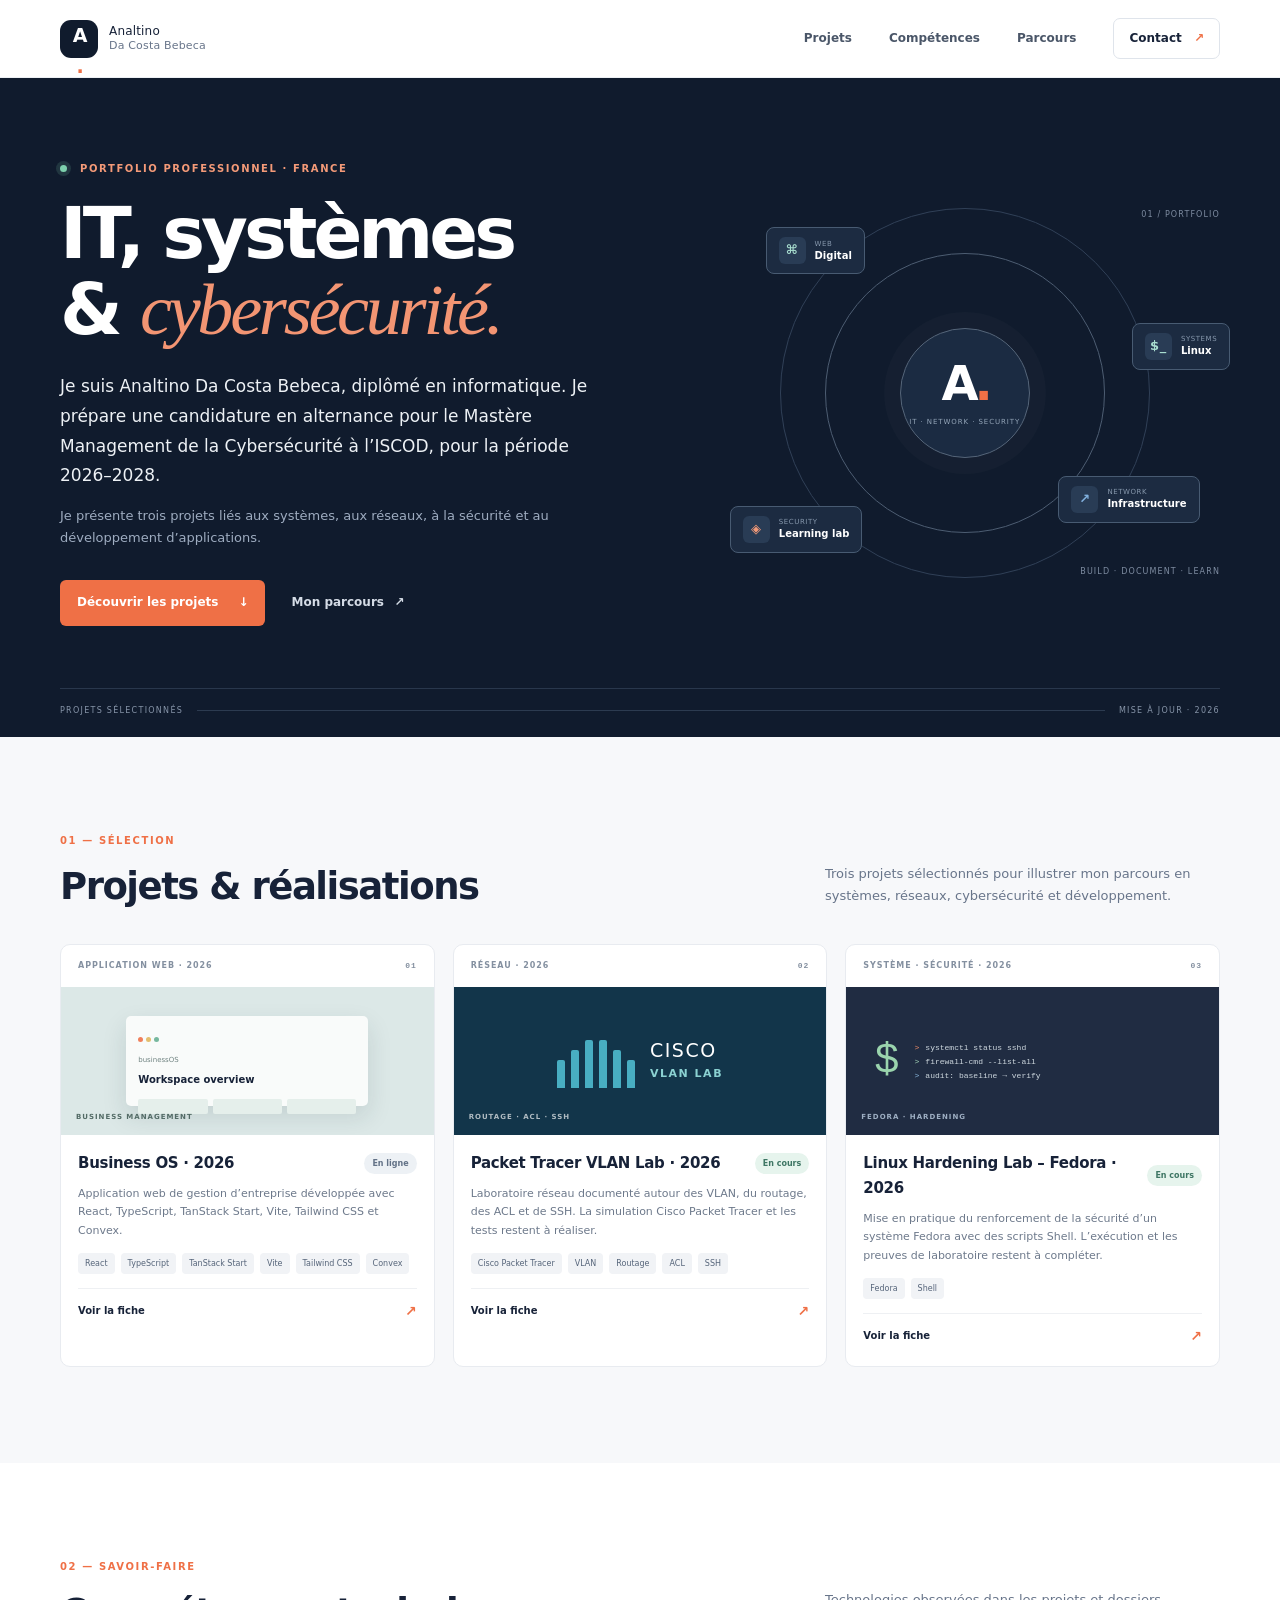
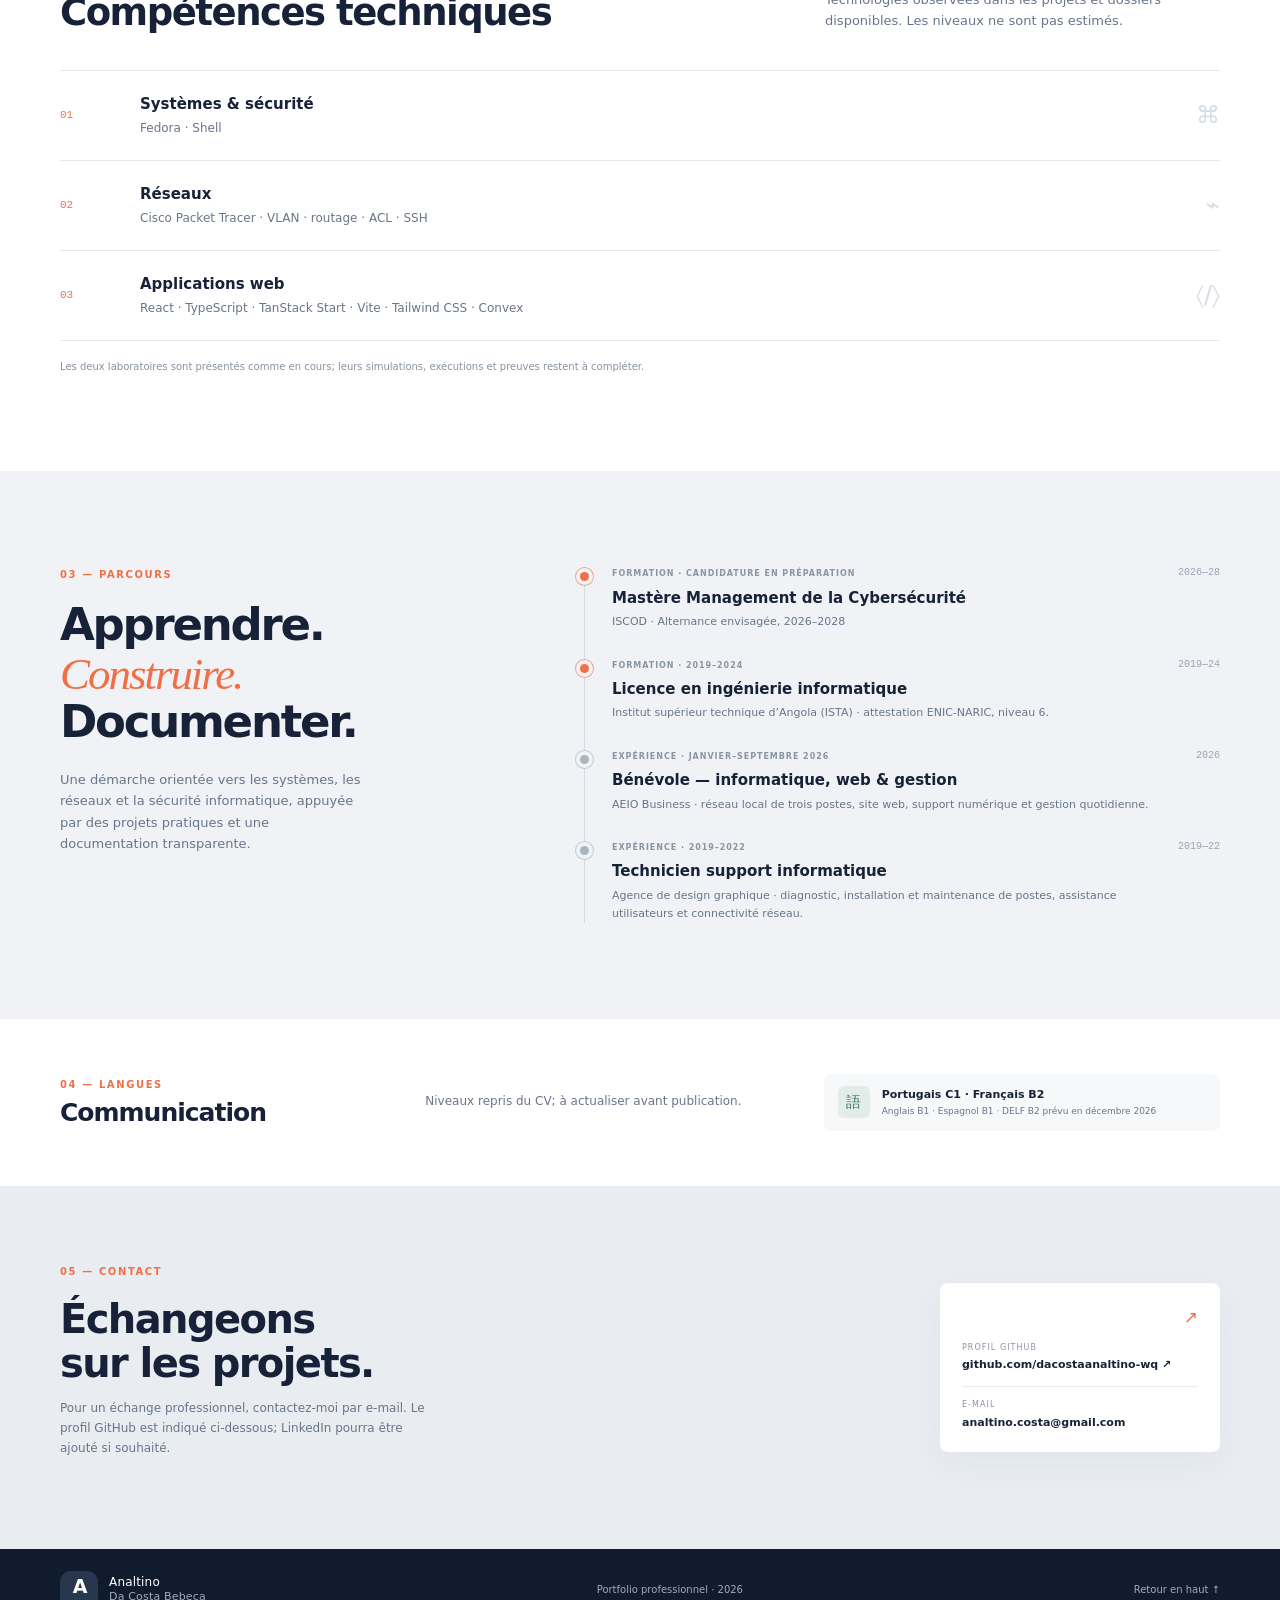
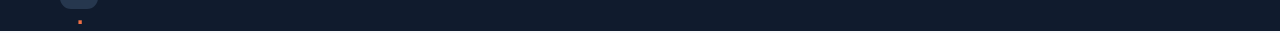
<file: index.html>
<!doctype html>
<html lang="fr">
<head>
  <meta charset="utf-8">
  <meta name="viewport" content="width=device-width, initial-scale=1">
  <meta name="theme-color" content="#101b2d">
  <meta name="description" content="Portfolio d'Analtino Da Costa Bebeca : support informatique, systèmes, réseaux, projets web et laboratoires personnels de cybersécurité.">
  <title>Analtino Da Costa Bebeca — IT, systèmes & cybersécurité</title>
  <link rel="stylesheet" href="styles.css">
  <script src="script.js" defer></script>
</head>
<body>
  <a class="skip-link" href="#contenu">Aller au contenu</a>
  <header class="site-header">
    <div class="container nav-wrap">
      <a class="brand" href="#accueil" aria-label="Analtino Da Costa Bebeca, accueil"><span class="brand-mark">A<span>.</span></span><span class="brand-name">Analtino <b>Da Costa Bebeca</b></span></a>
      <button class="menu-toggle" aria-expanded="false" aria-controls="main-nav"><span></span><span></span><span></span><span class="sr-only">Ouvrir le menu</span></button>
      <nav id="main-nav" class="main-nav" aria-label="Navigation principale">
        <a href="#projets">Projets</a><a href="#competences">Compétences</a><a href="#parcours">Parcours</a><a class="nav-cta" href="#contact">Contact <span aria-hidden="true">↗</span></a>
      </nav>
    </div>
  </header>
  <main id="contenu">
    <section class="hero" id="accueil">
      <div class="container hero-grid">
        <div class="hero-copy">
          <p class="eyebrow"><span class="status-dot"></span> Portfolio professionnel · France</p>
          <h1>IT, systèmes<br>&amp; <em>cybersécurité.</em></h1>
          <p class="hero-lead">Je suis Analtino Da Costa Bebeca, diplômé en informatique. Je prépare une candidature en alternance pour le Mastère Management de la Cybersécurité à l’ISCOD, pour la période 2026–2028.</p>
          <p class="hero-note">Je présente trois projets liés aux systèmes, aux réseaux, à la sécurité et au développement d’applications.</p>
          <div class="hero-actions"><a class="button button-primary" href="#projets">Découvrir les projets <span aria-hidden="true">↓</span></a><a class="text-link" href="#parcours">Mon parcours <span aria-hidden="true">↗</span></a></div>
        </div>
        <div class="hero-visual" aria-label="Illustration abstraite de systèmes connectés" role="img">
          <div class="visual-orbit orbit-one"></div><div class="visual-orbit orbit-two"></div>
          <div class="visual-core"><span class="core-glyph">A<span>.</span></span><span class="core-caption">IT · NETWORK · SECURITY</span></div>
          <div class="node node-web"><span class="node-icon">⌘</span><span>WEB<br><b>Digital</b></span></div>
          <div class="node node-linux"><span class="node-icon">$_</span><span>SYSTEMS<br><b>Linux</b></span></div>
          <div class="node node-network"><span class="node-icon">↗</span><span>NETWORK<br><b>Infrastructure</b></span></div>
          <div class="node node-security"><span class="node-icon">◈</span><span>SECURITY<br><b>Learning lab</b></span></div>
          <div class="visual-label label-top">01 / PORTFOLIO</div><div class="visual-label label-bottom">BUILD · DOCUMENT · LEARN</div>
        </div>
      </div>
      <div class="container hero-bottom"><span>PROJETS SÉLECTIONNÉS</span><span class="hero-line"></span><span>MISE À JOUR · 2026</span></div>
    </section>

    <section class="section projects-section" id="projets">
      <div class="container">
        <div class="section-heading"><div><p class="eyebrow">01 — Sélection</p><h2>Projets &amp; réalisations</h2></div><p class="section-intro">Trois projets sélectionnés pour illustrer mon parcours en systèmes, réseaux, cybersécurité et développement.</p></div>
        <div class="project-grid">
          <article class="project-card project-featured"><div class="card-top"><span class="project-type">APPLICATION WEB · 2026</span><span class="project-number">01</span></div><div class="project-art art-os"><div class="os-window"><i></i><i></i><i></i><span>businessOS</span><b>Workspace overview</b><div class="os-bars"><i></i><i></i><i></i></div></div><span class="art-caption">BUSINESS MANAGEMENT</span></div><div class="project-info"><div class="project-title-row"><h3>Business OS · 2026</h3><span class="state state-doc">En ligne</span></div><p>Application web de gestion d’entreprise développée avec React, TypeScript, TanStack Start, Vite, Tailwind CSS et Convex.</p><div class="tag-row"><span>React</span><span>TypeScript</span><span>TanStack Start</span><span>Vite</span><span>Tailwind CSS</span><span>Convex</span></div><a class="card-link" href="projects/business-os/">Voir la fiche <span>↗</span></a></div></article>
          <article class="project-card project-lab"><div class="card-top"><span class="project-type">RÉSEAU · 2026</span><span class="project-number">02</span></div><div class="project-art art-cisco"><div class="cisco-bars"><i></i><i></i><i></i><i></i><i></i><i></i></div><span class="cisco-text">CISCO<br><b>VLAN LAB</b></span><span class="art-caption">ROUTAGE · ACL · SSH</span></div><div class="project-info"><div class="project-title-row"><h3>Packet Tracer VLAN Lab · 2026</h3><span class="state state-progress">En cours</span></div><p>Laboratoire réseau documenté autour des VLAN, du routage, des ACL et de SSH. La simulation Cisco Packet Tracer et les tests restent à réaliser.</p><div class="tag-row"><span>Cisco Packet Tracer</span><span>VLAN</span><span>Routage</span><span>ACL</span><span>SSH</span></div><a class="card-link" href="projects/packet-tracer-vlan-lab/">Voir la fiche <span>↗</span></a></div></article>
          <article class="project-card project-lab"><div class="card-top"><span class="project-type">SYSTÈME · SÉCURITÉ · 2026</span><span class="project-number">03</span></div><div class="project-art art-linux"><span class="terminal-prompt">$</span><span class="terminal-lines"><i>systemctl status sshd</i><i>firewall-cmd --list-all</i><i>audit: baseline → verify</i></span><span class="art-caption">FEDORA · HARDENING</span></div><div class="project-info"><div class="project-title-row"><h3>Linux Hardening Lab – Fedora · 2026</h3><span class="state state-progress">En cours</span></div><p>Mise en pratique du renforcement de la sécurité d’un système Fedora avec des scripts Shell. L’exécution et les preuves de laboratoire restent à compléter.</p><div class="tag-row"><span>Fedora</span><span>Shell</span></div><a class="card-link" href="projects/linux-system-hardening-lab/">Voir la fiche <span>↗</span></a></div></article>
        </div>
      </div>
    </section>

    <section class="section skills-section" id="competences"><div class="container"><div class="section-heading"><div><p class="eyebrow">02 — Savoir-faire</p><h2>Compétences techniques</h2></div><p class="section-intro">Technologies observées dans les projets et dossiers disponibles. Les niveaux ne sont pas estimés.</p></div><div class="skills-layout"><div class="skill-group"><div class="skill-index">01</div><div><h3>Systèmes &amp; sécurité</h3><p>Fedora · Shell</p></div><div class="skill-mark">⌘</div></div><div class="skill-group"><div class="skill-index">02</div><div><h3>Réseaux</h3><p>Cisco Packet Tracer · VLAN · routage · ACL · SSH</p></div><div class="skill-mark">⌁</div></div><div class="skill-group"><div class="skill-index">03</div><div><h3>Applications web</h3><p>React · TypeScript · TanStack Start · Vite · Tailwind CSS · Convex</p></div><div class="skill-mark">〈/〉</div></div></div><p class="footnote">Les deux laboratoires sont présentés comme en cours; leurs simulations, exécutions et preuves restent à compléter.</p></div></section>

    <section class="section journey-section" id="parcours"><div class="container journey-grid"><div><p class="eyebrow">03 — Parcours</p><h2>Apprendre.<br><em>Construire.</em><br>Documenter.</h2><p class="journey-copy">Une démarche orientée vers les systèmes, les réseaux et la sécurité informatique, appuyée par des projets pratiques et une documentation transparente.</p></div><div class="journey-list"><article><span class="timeline-dot"></span><div><p class="journey-label">FORMATION · CANDIDATURE EN PRÉPARATION</p><h3>Mastère Management de la Cybersécurité</h3><p>ISCOD · Alternance envisagée, 2026–2028</p></div><span class="journey-date">2026—28</span></article><article><span class="timeline-dot"></span><div><p class="journey-label">FORMATION · 2019–2024</p><h3>Licence en ingénierie informatique</h3><p>Institut supérieur technique d’Angola (ISTA) · attestation ENIC-NARIC, niveau 6.</p></div><span class="journey-date">2019—24</span></article><article><span class="timeline-dot muted"></span><div><p class="journey-label">EXPÉRIENCE · JANVIER–SEPTEMBRE 2026</p><h3>Bénévole — informatique, web &amp; gestion</h3><p>AEIO Business · réseau local de trois postes, site web, support numérique et gestion quotidienne.</p></div><span class="journey-date">2026</span></article><article><span class="timeline-dot muted"></span><div><p class="journey-label">EXPÉRIENCE · 2019–2022</p><h3>Technicien support informatique</h3><p>Agence de design graphique · diagnostic, installation et maintenance de postes, assistance utilisateurs et connectivité réseau.</p></div><span class="journey-date">2019—22</span></article></div></div></section>

    <section class="section about-strip"><div class="container about-grid"><div><p class="eyebrow">04 — Langues</p><h2>Communication</h2></div><p>Niveaux repris du CV; à actualiser avant publication.</p><div class="language-pill"><span class="lang-symbol">語</span><span><b>Portugais C1 · Français B2</b><small>Anglais B1 · Espagnol B1 · DELF B2 prévu en décembre 2026</small></span></div></div></section>

    <section class="contact-section" id="contact"><div class="container contact-wrap"><div><p class="eyebrow">05 — Contact</p><h2>Échangeons<br>sur les projets.</h2><p>Pour un échange professionnel, contactez-moi par e-mail. Le profil GitHub est indiqué ci-dessous; LinkedIn pourra être ajouté si souhaité.</p></div><div class="contact-card"><span class="contact-icon">↗</span><span class="contact-card-label">PROFIL GITHUB</span><b><a href="https://github.com/dacostaanaltino-wq" target="_blank" rel="noopener noreferrer">github.com/dacostaanaltino-wq ↗</a></b><span class="contact-rule"></span><span class="contact-card-label">E-MAIL</span><b><a href="mailto:analtino.costa@gmail.com">analtino.costa@gmail.com</a></b></div></div></section>
  </main>
  <footer class="site-footer"><div class="container footer-inner"><a class="brand footer-brand" href="#accueil"><span class="brand-mark">A<span>.</span></span><span class="brand-name">Analtino <b>Da Costa Bebeca</b></span></a><p>Portfolio professionnel · <span id="year">2026</span></p><a href="#accueil" class="back-top">Retour en haut ↑</a></div></footer>
</body>
</html>
</file>
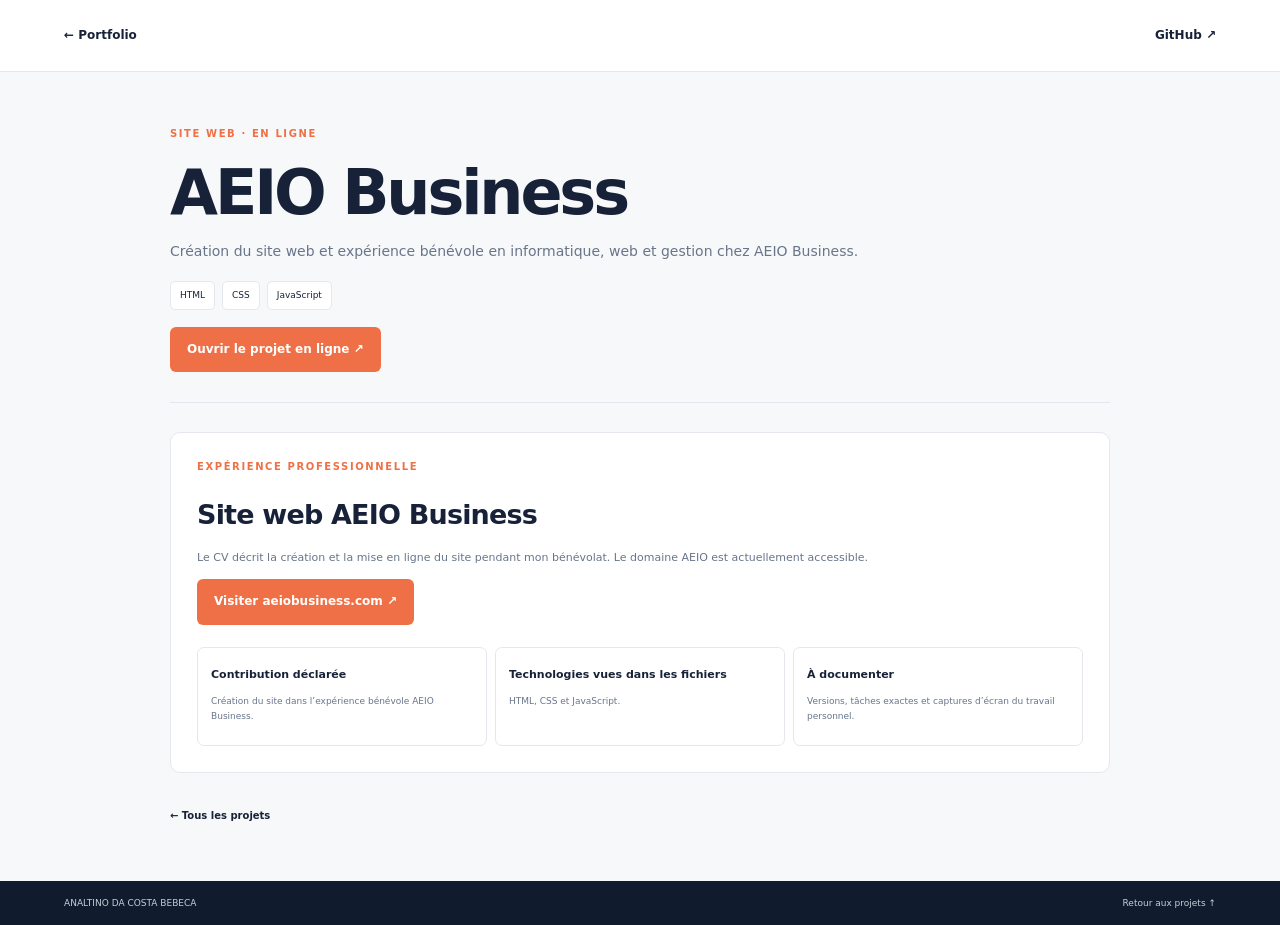
<file: projects/aeio-business-website/index.html>
<!doctype html>
<html lang="fr"><head><meta charset="utf-8"><meta name="viewport" content="width=device-width,initial-scale=1"><meta name="description" content="Création du site web et expérience bénévole en informatique, web et gestion chez AEIO Business."><title>AEIO Business — Analtino Da Costa Bebeca</title><link rel="stylesheet" href="../../styles.css"><link rel="stylesheet" href="../../projects.css"><script src="../../project-page.js" defer></script></head>
<body><a class="skip-link" href="#contenu">Aller au contenu</a><header class="project-header"><a href="../../index.html" class="back-home">← Portfolio</a><a href="https://github.com/dacostaanaltini-wq" target="_blank" rel="noopener noreferrer">GitHub ↗</a></header><main id="contenu" class="project-page" data-project="aeio-business-website" data-title="AEIO Business" data-category="SITE WEB · EN LIGNE" data-description="Création du site web et expérience bénévole en informatique, web et gestion chez AEIO Business." data-tech="HTML · CSS · JavaScript"></main><footer class="project-foot"><span>ANALTINO DA COSTA BEBECA</span><a href="../../index.html">Retour aux projets ↑</a></footer></body></html>
</file>
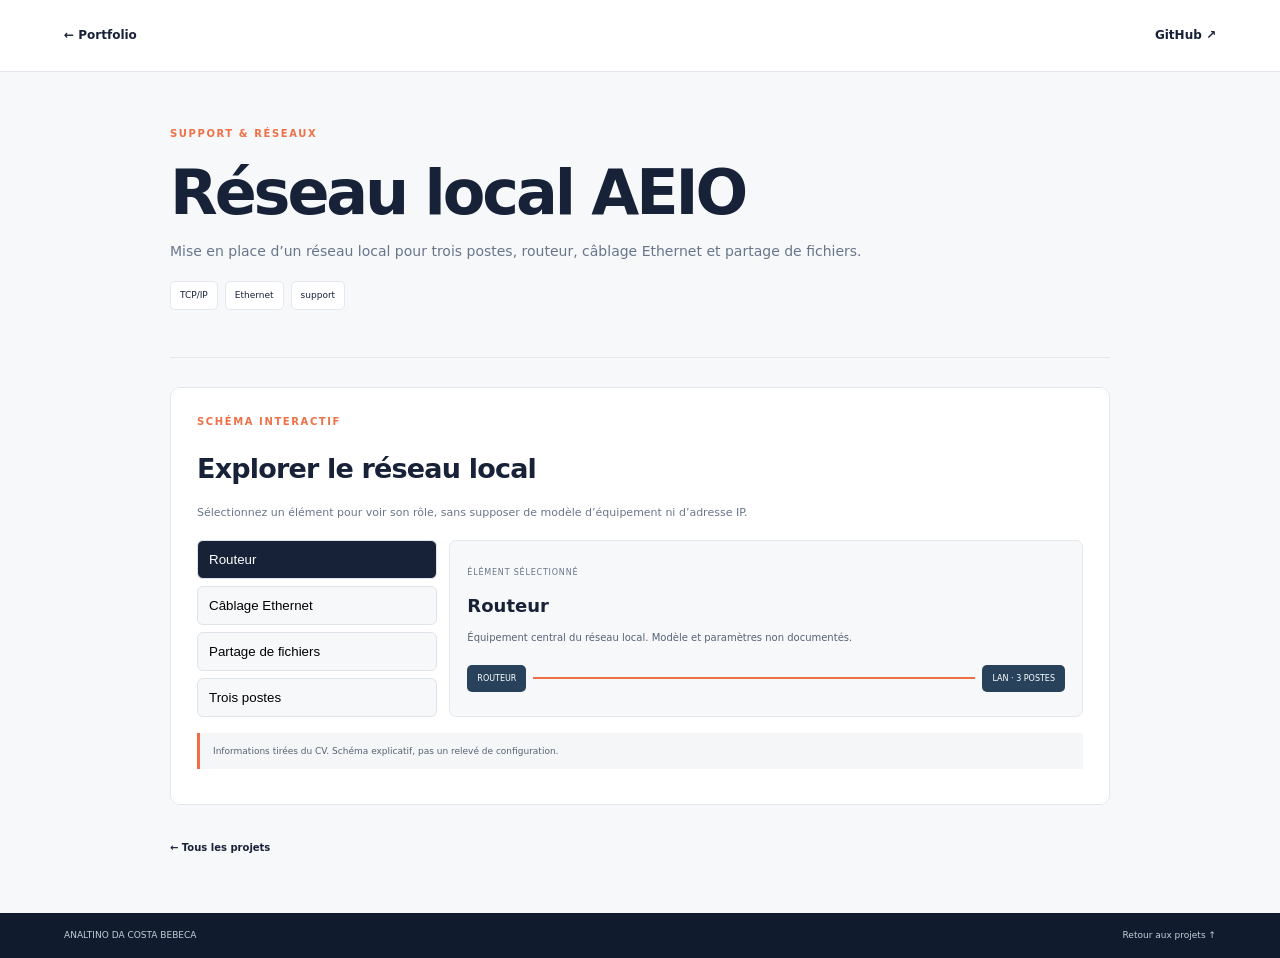
<file: projects/aeio-local-network/index.html>
<!doctype html>
<html lang="fr"><head><meta charset="utf-8"><meta name="viewport" content="width=device-width,initial-scale=1"><meta name="description" content="Mise en place d’un réseau local pour trois postes, routeur, câblage Ethernet et partage de fichiers."><title>Réseau local AEIO — Analtino Da Costa Bebeca</title><link rel="stylesheet" href="../../styles.css"><link rel="stylesheet" href="../../projects.css"><script src="../../project-page.js" defer></script></head>
<body><a class="skip-link" href="#contenu">Aller au contenu</a><header class="project-header"><a href="../../index.html" class="back-home">← Portfolio</a><a href="https://github.com/dacostaanaltini-wq" target="_blank" rel="noopener noreferrer">GitHub ↗</a></header><main id="contenu" class="project-page" data-project="aeio-local-network" data-title="Réseau local AEIO" data-category="SUPPORT & RÉSEAUX" data-description="Mise en place d’un réseau local pour trois postes, routeur, câblage Ethernet et partage de fichiers." data-tech="TCP/IP · Ethernet · support"></main><footer class="project-foot"><span>ANALTINO DA COSTA BEBECA</span><a href="../../index.html">Retour aux projets ↑</a></footer></body></html>
</file>
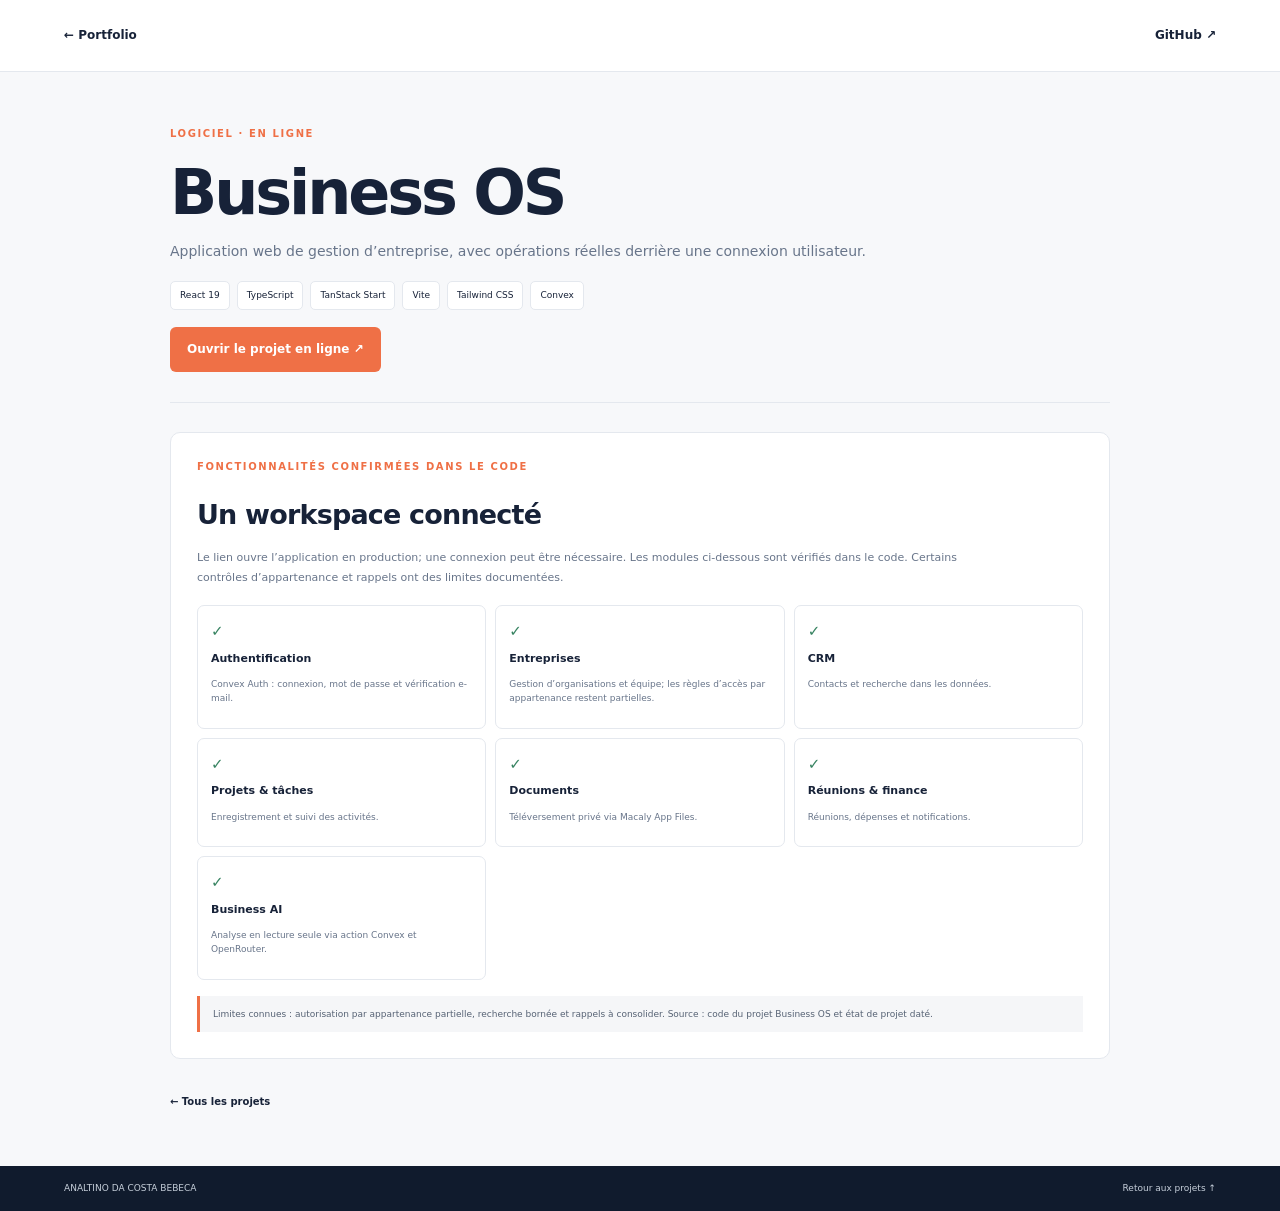
<file: projects/business-os/index.html>
<!doctype html>
<html lang="fr"><head><meta charset="utf-8"><meta name="viewport" content="width=device-width,initial-scale=1"><meta name="description" content="Application web de gestion d’entreprise, avec opérations réelles derrière une connexion utilisateur."><title>Business OS — Analtino Da Costa Bebeca</title><link rel="stylesheet" href="../../styles.css"><link rel="stylesheet" href="../../projects.css"><script src="../../project-page.js" defer></script></head>
<body><a class="skip-link" href="#contenu">Aller au contenu</a><header class="project-header"><a href="../../index.html" class="back-home">← Portfolio</a><a href="https://github.com/dacostaanaltino-wq" target="_blank" rel="noopener noreferrer">GitHub ↗</a></header><main id="contenu" class="project-page" data-project="business-os" data-title="Business OS" data-category="LOGICIEL · EN LIGNE" data-description="Application web de gestion d’entreprise, avec opérations réelles derrière une connexion utilisateur." data-tech="React 19 · TypeScript · TanStack Start · Vite · Tailwind CSS · Convex"></main><footer class="project-foot"><span>ANALTINO DA COSTA BEBECA</span><a href="../../index.html">Retour aux projets ↑</a></footer></body></html>
</file>
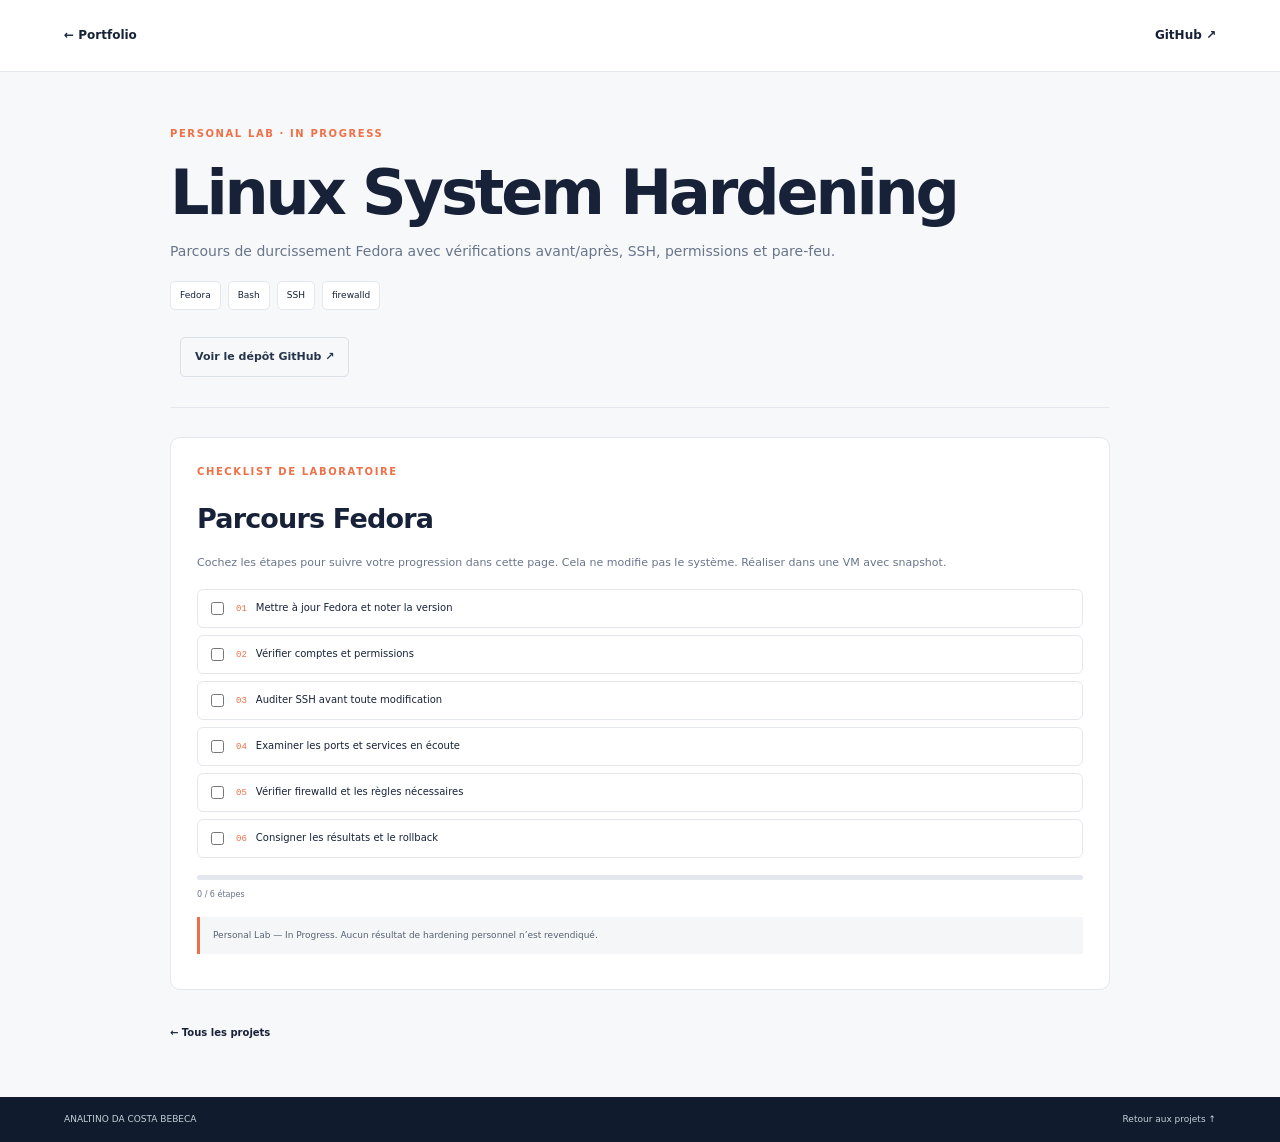
<file: projects/linux-system-hardening-lab/index.html>
<!doctype html>
<html lang="fr"><head><meta charset="utf-8"><meta name="viewport" content="width=device-width,initial-scale=1"><meta name="description" content="Parcours de durcissement Fedora avec vérifications avant/après, SSH, permissions et pare-feu."><title>Linux System Hardening — Analtino Da Costa Bebeca</title><link rel="stylesheet" href="../../styles.css"><link rel="stylesheet" href="../../projects.css"><script src="../../project-page.js" defer></script></head>
<body><a class="skip-link" href="#contenu">Aller au contenu</a><header class="project-header"><a href="../../index.html" class="back-home">← Portfolio</a><a href="https://github.com/dacostaanaltini-wq" target="_blank" rel="noopener noreferrer">GitHub ↗</a></header><main id="contenu" class="project-page" data-project="linux-system-hardening-lab" data-title="Linux System Hardening" data-category="PERSONAL LAB · IN PROGRESS" data-description="Parcours de durcissement Fedora avec vérifications avant/après, SSH, permissions et pare-feu." data-tech="Fedora · Bash · SSH · firewalld"></main><footer class="project-foot"><span>ANALTINO DA COSTA BEBECA</span><a href="../../index.html">Retour aux projets ↑</a></footer></body></html>
</file>
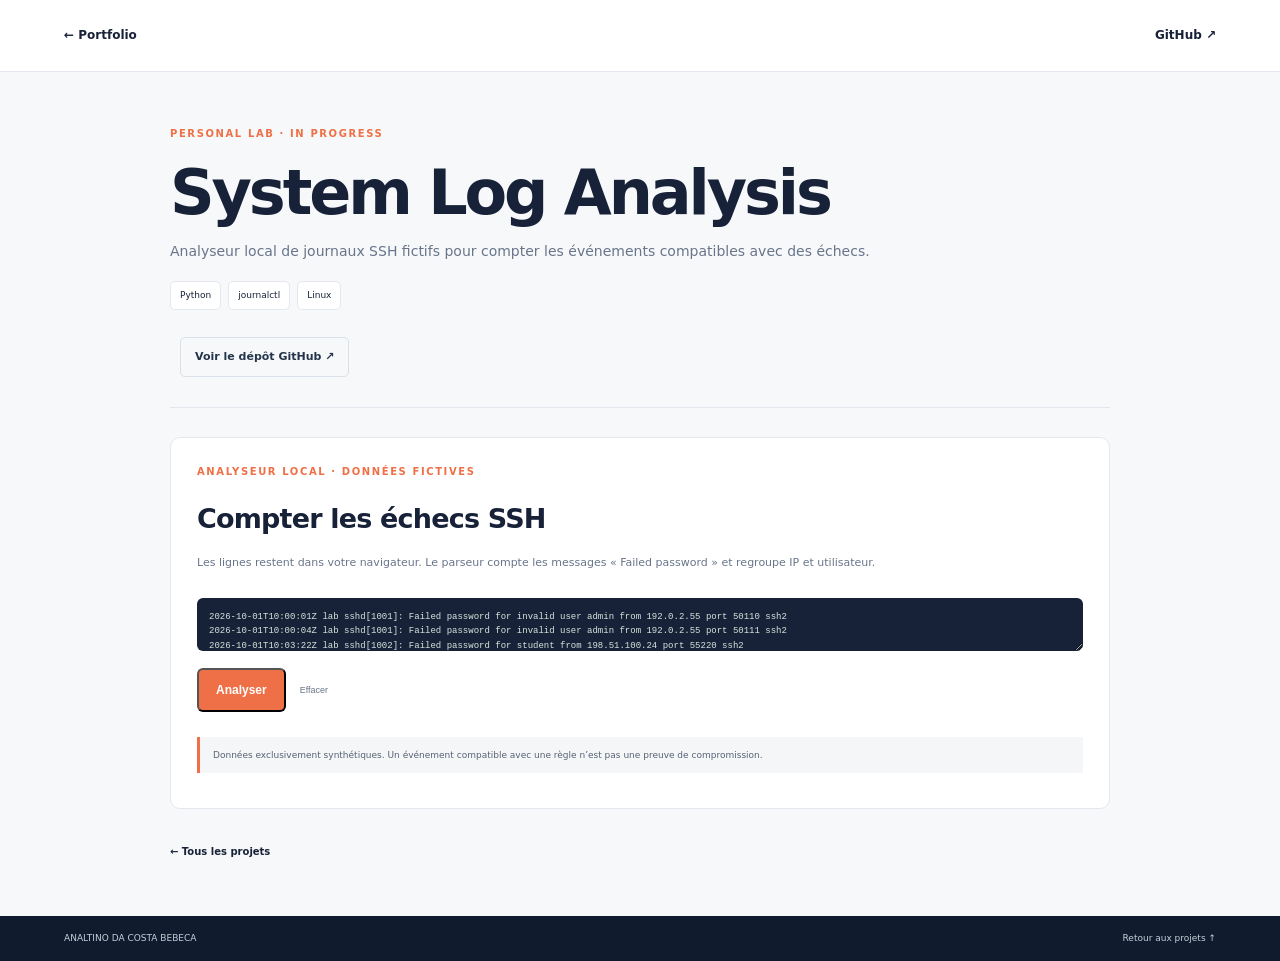
<file: projects/log-analysis-lab-linux/index.html>
<!doctype html>
<html lang="fr"><head><meta charset="utf-8"><meta name="viewport" content="width=device-width,initial-scale=1"><meta name="description" content="Analyseur local de journaux SSH fictifs pour compter les événements compatibles avec des échecs."><title>System Log Analysis — Analtino Da Costa Bebeca</title><link rel="stylesheet" href="../../styles.css"><link rel="stylesheet" href="../../projects.css"><script src="../../project-page.js" defer></script></head>
<body><a class="skip-link" href="#contenu">Aller au contenu</a><header class="project-header"><a href="../../index.html" class="back-home">← Portfolio</a><a href="https://github.com/dacostaanaltini-wq" target="_blank" rel="noopener noreferrer">GitHub ↗</a></header><main id="contenu" class="project-page" data-project="log-analysis-lab-linux" data-title="System Log Analysis" data-category="PERSONAL LAB · IN PROGRESS" data-description="Analyseur local de journaux SSH fictifs pour compter les événements compatibles avec des échecs." data-tech="Python · journalctl · Linux"></main><footer class="project-foot"><span>ANALTINO DA COSTA BEBECA</span><a href="../../index.html">Retour aux projets ↑</a></footer></body></html>
</file>
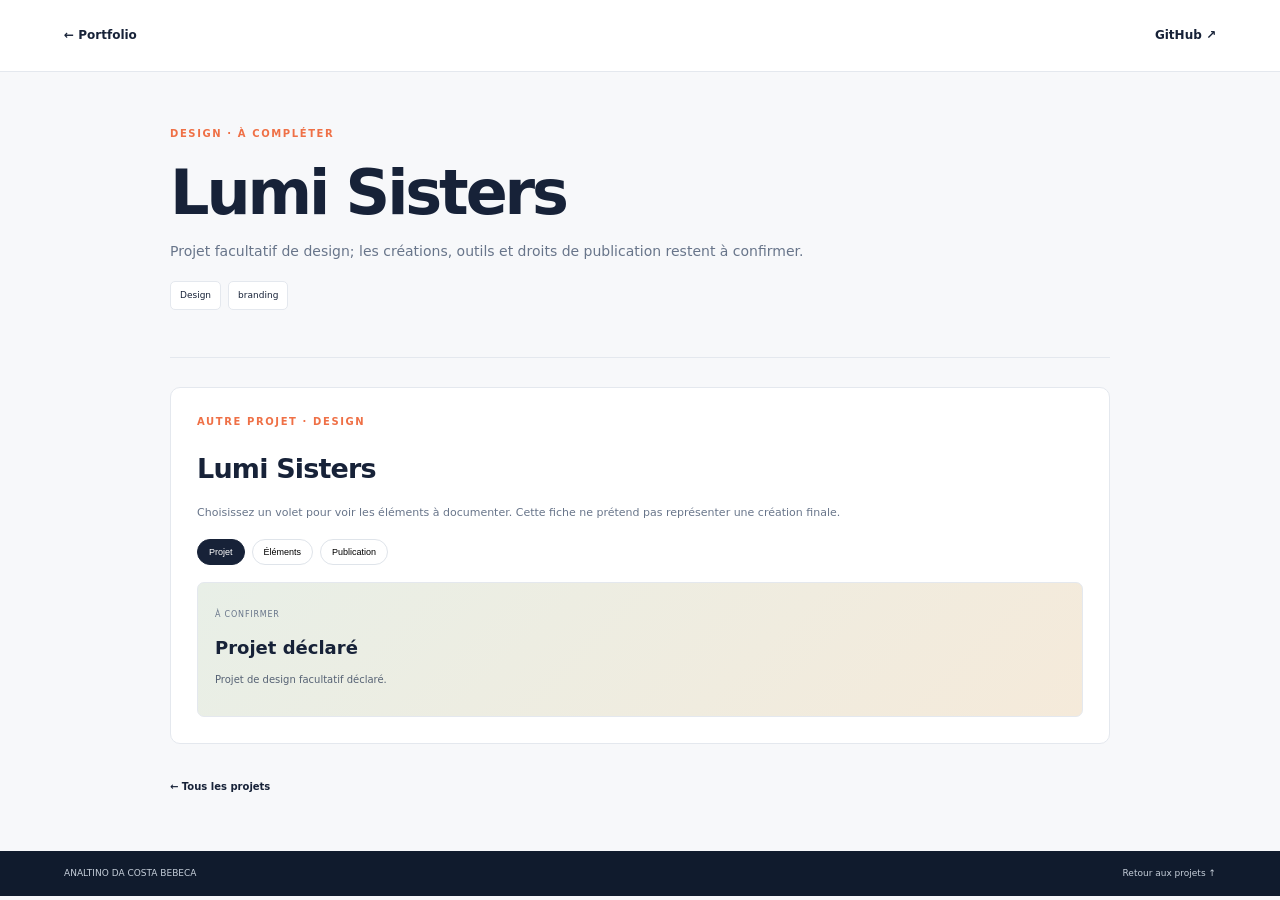
<file: projects/lumi-sisters-brand/index.html>
<!doctype html>
<html lang="fr"><head><meta charset="utf-8"><meta name="viewport" content="width=device-width,initial-scale=1"><meta name="description" content="Projet facultatif de design; les créations, outils et droits de publication restent à confirmer."><title>Lumi Sisters — Analtino Da Costa Bebeca</title><link rel="stylesheet" href="../../styles.css"><link rel="stylesheet" href="../../projects.css"><script src="../../project-page.js" defer></script></head>
<body><a class="skip-link" href="#contenu">Aller au contenu</a><header class="project-header"><a href="../../index.html" class="back-home">← Portfolio</a><a href="https://github.com/dacostaanaltini-wq" target="_blank" rel="noopener noreferrer">GitHub ↗</a></header><main id="contenu" class="project-page" data-project="lumi-sisters-brand" data-title="Lumi Sisters" data-category="DESIGN · À COMPLÉTER" data-description="Projet facultatif de design; les créations, outils et droits de publication restent à confirmer." data-tech="Design · branding"></main><footer class="project-foot"><span>ANALTINO DA COSTA BEBECA</span><a href="../../index.html">Retour aux projets ↑</a></footer></body></html>
</file>
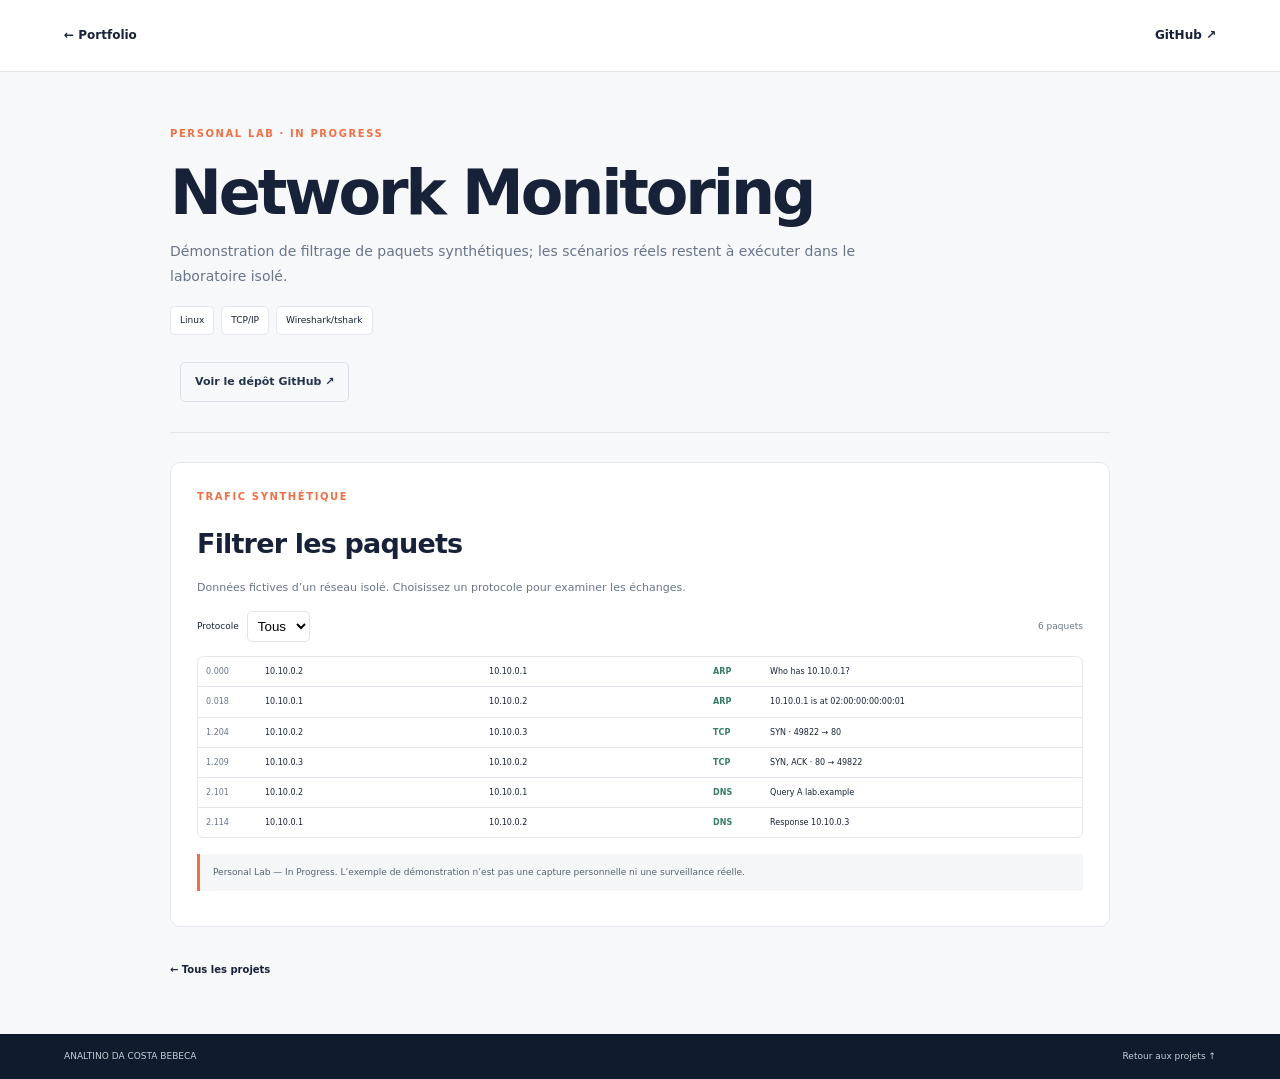
<file: projects/network-monitoring-wireshark-lab/index.html>
<!doctype html>
<html lang="fr"><head><meta charset="utf-8"><meta name="viewport" content="width=device-width,initial-scale=1"><meta name="description" content="Démonstration de filtrage de paquets synthétiques; les scénarios réels restent à exécuter dans le laboratoire isolé."><title>Network Monitoring — Analtino Da Costa Bebeca</title><link rel="stylesheet" href="../../styles.css"><link rel="stylesheet" href="../../projects.css"><script src="../../project-page.js" defer></script></head>
<body><a class="skip-link" href="#contenu">Aller au contenu</a><header class="project-header"><a href="../../index.html" class="back-home">← Portfolio</a><a href="https://github.com/dacostaanaltini-wq" target="_blank" rel="noopener noreferrer">GitHub ↗</a></header><main id="contenu" class="project-page" data-project="network-monitoring-wireshark-lab" data-title="Network Monitoring" data-category="PERSONAL LAB · IN PROGRESS" data-description="Démonstration de filtrage de paquets synthétiques; les scénarios réels restent à exécuter dans le laboratoire isolé." data-tech="Linux · TCP/IP · Wireshark/tshark"></main><footer class="project-foot"><span>ANALTINO DA COSTA BEBECA</span><a href="../../index.html">Retour aux projets ↑</a></footer></body></html>
</file>
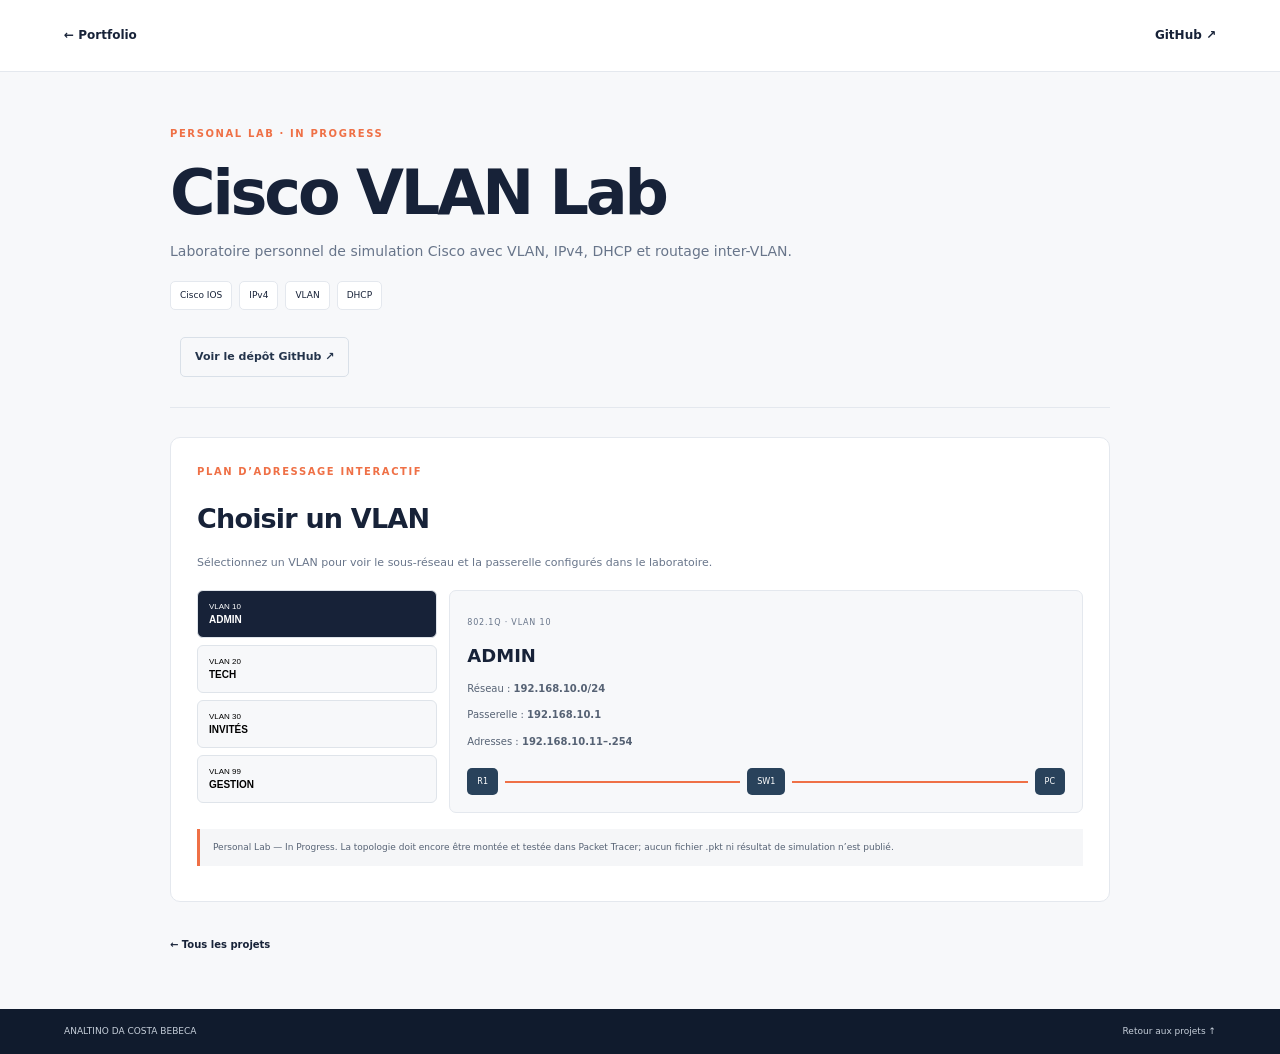
<file: projects/packet-tracer-vlan-lab/index.html>
<!doctype html>
<html lang="fr"><head><meta charset="utf-8"><meta name="viewport" content="width=device-width,initial-scale=1"><meta name="description" content="Laboratoire personnel de simulation Cisco avec VLAN, IPv4, DHCP et routage inter-VLAN."><title>Cisco VLAN Lab — Analtino Da Costa Bebeca</title><link rel="stylesheet" href="../../styles.css"><link rel="stylesheet" href="../../projects.css"><script src="../../project-page.js" defer></script></head>
<body><a class="skip-link" href="#contenu">Aller au contenu</a><header class="project-header"><a href="../../index.html" class="back-home">← Portfolio</a><a href="https://github.com/dacostaanaltini-wq" target="_blank" rel="noopener noreferrer">GitHub ↗</a></header><main id="contenu" class="project-page" data-project="packet-tracer-vlan-lab" data-title="Cisco VLAN Lab" data-category="PERSONAL LAB · IN PROGRESS" data-description="Laboratoire personnel de simulation Cisco avec VLAN, IPv4, DHCP et routage inter-VLAN." data-tech="Cisco IOS · IPv4 · VLAN · DHCP"></main><footer class="project-foot"><span>ANALTINO DA COSTA BEBECA</span><a href="../../index.html">Retour aux projets ↑</a></footer></body></html>
</file>
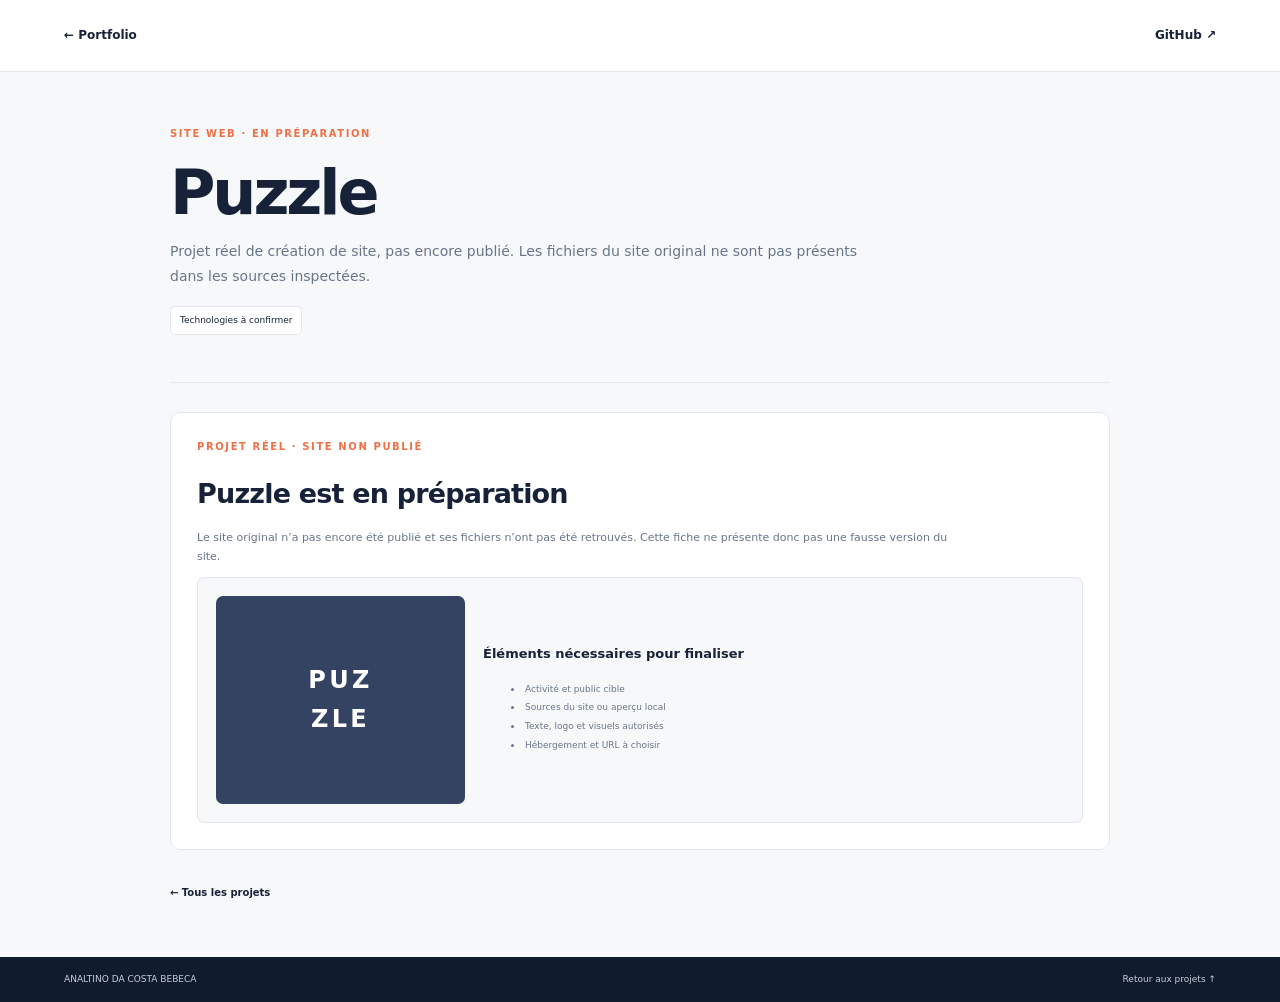
<file: projects/puzzle-website/index.html>
<!doctype html>
<html lang="fr"><head><meta charset="utf-8"><meta name="viewport" content="width=device-width,initial-scale=1"><meta name="description" content="Projet réel de création de site, pas encore publié. Les fichiers du site original ne sont pas présents dans les sources inspectées."><title>Puzzle — Analtino Da Costa Bebeca</title><link rel="stylesheet" href="../../styles.css"><link rel="stylesheet" href="../../projects.css"><script src="../../project-page.js" defer></script></head>
<body><a class="skip-link" href="#contenu">Aller au contenu</a><header class="project-header"><a href="../../index.html" class="back-home">← Portfolio</a><a href="https://github.com/dacostaanaltini-wq" target="_blank" rel="noopener noreferrer">GitHub ↗</a></header><main id="contenu" class="project-page" data-project="puzzle-website" data-title="Puzzle" data-category="SITE WEB · EN PRÉPARATION" data-description="Projet réel de création de site, pas encore publié. Les fichiers du site original ne sont pas présents dans les sources inspectées." data-tech="Technologies à confirmer"></main><footer class="project-foot"><span>ANALTINO DA COSTA BEBECA</span><a href="../../index.html">Retour aux projets ↑</a></footer></body></html>
</file>
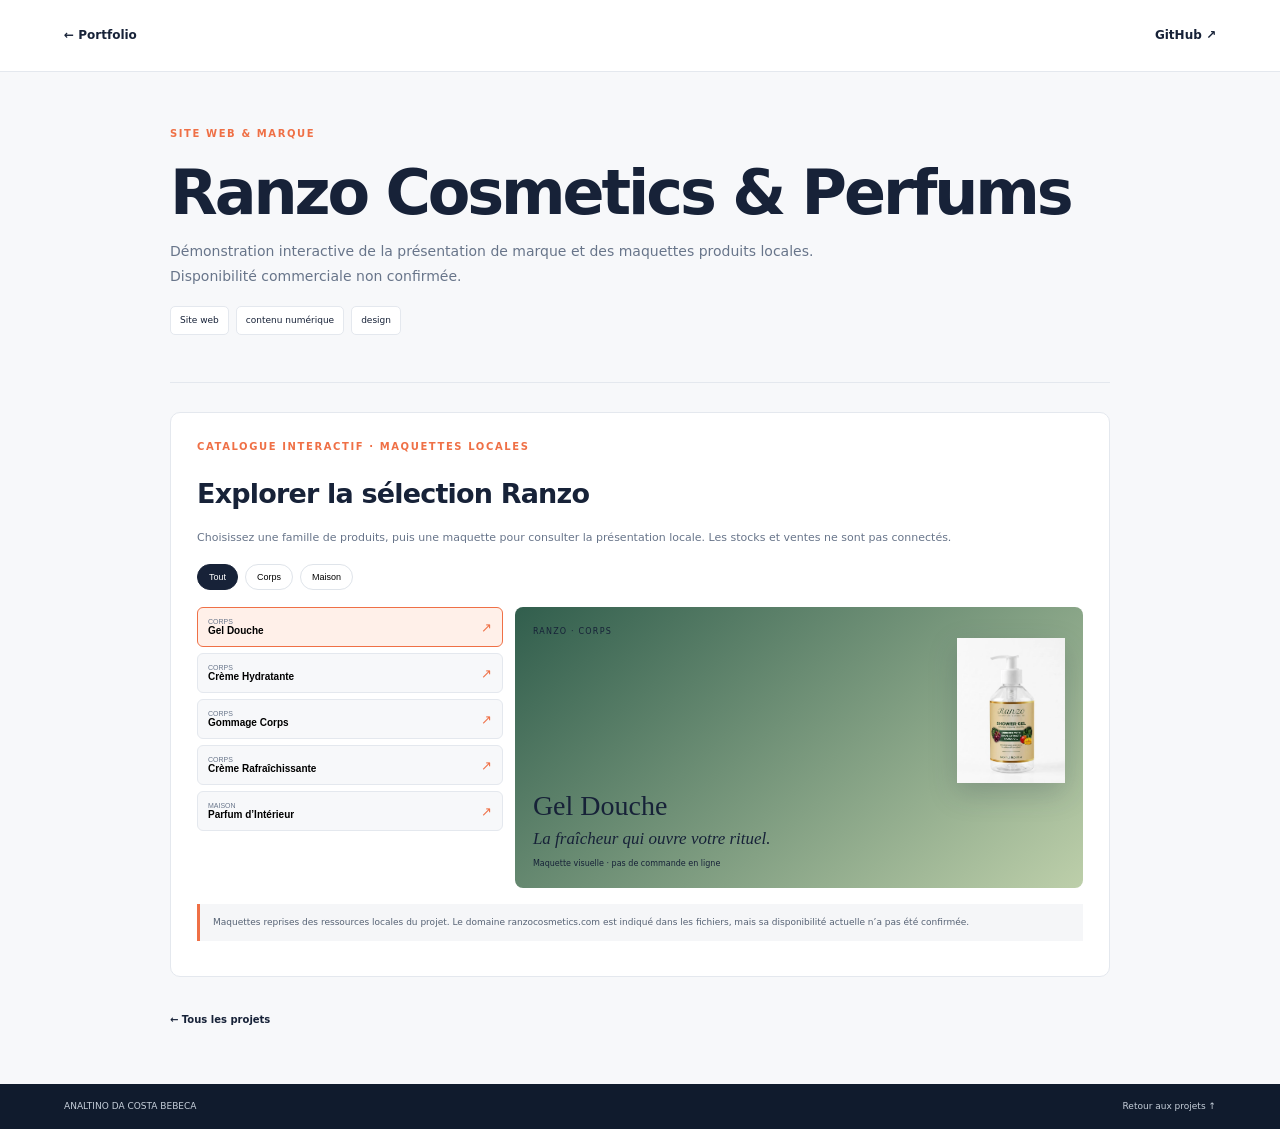
<file: projects/ranzo-cosmetics-website/index.html>
<!doctype html>
<html lang="fr"><head><meta charset="utf-8"><meta name="viewport" content="width=device-width,initial-scale=1"><meta name="description" content="Démonstration interactive de la présentation de marque et des maquettes produits locales. Disponibilité commerciale non confirmée."><title>Ranzo Cosmetics & Perfums — Analtino Da Costa Bebeca</title><link rel="stylesheet" href="../../styles.css"><link rel="stylesheet" href="../../projects.css"><script src="../../project-page.js" defer></script></head>
<body><a class="skip-link" href="#contenu">Aller au contenu</a><header class="project-header"><a href="../../index.html" class="back-home">← Portfolio</a><a href="https://github.com/dacostaanaltini-wq" target="_blank" rel="noopener noreferrer">GitHub ↗</a></header><main id="contenu" class="project-page" data-project="ranzo-cosmetics-website" data-title="Ranzo Cosmetics & Perfums" data-category="SITE WEB & MARQUE" data-description="Démonstration interactive de la présentation de marque et des maquettes produits locales. Disponibilité commerciale non confirmée." data-tech="Site web · contenu numérique · design"></main><footer class="project-foot"><span>ANALTINO DA COSTA BEBECA</span><a href="../../index.html">Retour aux projets ↑</a></footer></body></html>
</file>
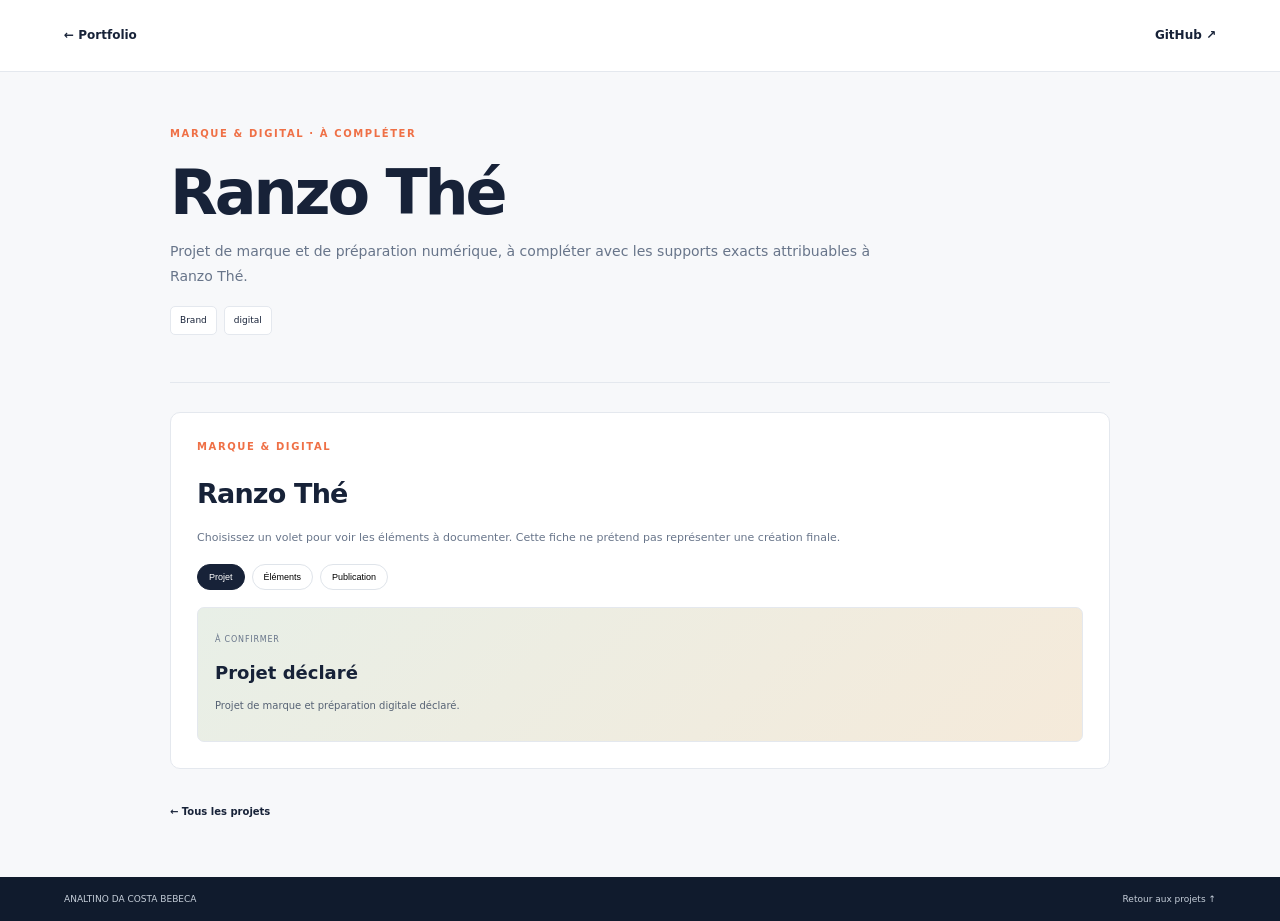
<file: projects/ranzo-the-brand/index.html>
<!doctype html>
<html lang="fr"><head><meta charset="utf-8"><meta name="viewport" content="width=device-width,initial-scale=1"><meta name="description" content="Projet de marque et de préparation numérique, à compléter avec les supports exacts attribuables à Ranzo Thé."><title>Ranzo Thé — Analtino Da Costa Bebeca</title><link rel="stylesheet" href="../../styles.css"><link rel="stylesheet" href="../../projects.css"><script src="../../project-page.js" defer></script></head>
<body><a class="skip-link" href="#contenu">Aller au contenu</a><header class="project-header"><a href="../../index.html" class="back-home">← Portfolio</a><a href="https://github.com/dacostaanaltini-wq" target="_blank" rel="noopener noreferrer">GitHub ↗</a></header><main id="contenu" class="project-page" data-project="ranzo-the-brand" data-title="Ranzo Thé" data-category="MARQUE & DIGITAL · À COMPLÉTER" data-description="Projet de marque et de préparation numérique, à compléter avec les supports exacts attribuables à Ranzo Thé." data-tech="Brand · digital"></main><footer class="project-foot"><span>ANALTINO DA COSTA BEBECA</span><a href="../../index.html">Retour aux projets ↑</a></footer></body></html>
</file>
<file: styles.css>
:root{--navy:#101b2d;--navy-2:#17263d;--ink:#172238;--muted:#68758a;--paper:#f7f8fa;--white:#fff;--orange:#ef7046;--orange-pale:#fff0e9;--line:#e4e8ee;--mint:#a8ddcf;--blue:#82b1de;--sans:Inter,ui-sans-serif,system-ui,-apple-system,BlinkMacSystemFont,"Segoe UI",sans-serif}*{box-sizing:border-box}html{scroll-behavior:smooth;scroll-padding-top:90px}body{margin:0;background:var(--paper);color:var(--ink);font-family:var(--sans);font-size:15px;line-height:1.65;-webkit-font-smoothing:antialiased}a{color:inherit;text-decoration:none}.container{width:min(1160px,calc(100% - 56px));margin-inline:auto}.skip-link{position:absolute;left:-9999px;top:8px;z-index:20;padding:10px 16px;background:#fff}.skip-link:focus{left:8px}.sr-only{position:absolute;width:1px;height:1px;padding:0;margin:-1px;overflow:hidden;clip:rect(0,0,0,0);white-space:nowrap;border:0}.site-header{height:78px;background:#fff;border-bottom:1px solid #edf0f4;position:sticky;top:0;z-index:10}.nav-wrap,.main-nav,.brand{display:flex;align-items:center}.nav-wrap{height:100%;justify-content:space-between}.brand{gap:11px}.brand-mark{width:38px;height:38px;display:grid;place-items:center;background:var(--navy);color:#fff;font-size:19px;font-weight:750;letter-spacing:-2px;border-radius:11px}.brand-mark span,.core-glyph span{color:var(--orange)}.brand-name{font-size:12px;line-height:1.35;letter-spacing:.015em}.brand-name b{display:block;font-size:11px;color:var(--muted);font-weight:500}.main-nav{gap:37px;font-size:12px;font-weight:600;color:#4a5668}.main-nav a:hover,.text-link:hover,.card-link:hover{color:var(--orange)}.nav-cta{padding:10px 15px;border:1px solid #dfe4eb;border-radius:7px;color:var(--ink)}.nav-cta span{padding-left:8px;color:var(--orange)}.menu-toggle{display:none}.hero{background:var(--navy);color:#fff;overflow:hidden}.hero-grid{display:grid;grid-template-columns:1.08fr .92fr;align-items:center;gap:50px;padding-top:83px;padding-bottom:62px}.hero-copy{max-width:610px}.eyebrow{margin:0 0 17px;color:var(--orange);font-size:10px;font-weight:750;letter-spacing:.16em;text-transform:uppercase}.hero .eyebrow{color:#f49a78}.status-dot{display:inline-block;width:7px;height:7px;border-radius:50%;margin-right:8px;background:#7dd0ad;box-shadow:0 0 0 4px #7dd0ad26}.hero h1{font-size:clamp(44px,6vw,72px);line-height:1.06;letter-spacing:-.055em;margin:0 0 24px;font-weight:650}.hero h1 em,.journey-section h2 em{font-family:Georgia,serif;font-weight:400;color:#f39573;letter-spacing:-.045em}.hero-lead{font-size:17px;line-height:1.75;color:#edf1f5;max-width:565px;margin:0 0 14px}.hero-note{font-size:13px;color:#9eacc0;max-width:525px;margin:0}.hero-actions{display:flex;align-items:center;gap:26px;margin-top:32px}.button{display:inline-flex;align-items:center;gap:20px;padding:13px 17px;font-size:12px;font-weight:700;border-radius:6px}.button-primary{color:#fff;background:var(--orange)}.button-primary:hover{background:#d95e36}.text-link{font-size:12px;color:#d5dce6;font-weight:600}.text-link span{padding-left:6px}.hero-visual{height:370px;position:relative;display:grid;place-items:center}.visual-orbit{position:absolute;width:280px;height:280px;border:1px solid #4d5d72;border-radius:50%}.orbit-two{width:370px;height:370px;border-color:#304057}.visual-core{width:130px;height:130px;border-radius:50%;background:#1b2b42;border:1px solid #556579;display:flex;flex-direction:column;align-items:center;justify-content:center;z-index:1;box-shadow:0 0 0 16px #ffffff05}.core-glyph{font-size:48px;font-weight:700;line-height:1;letter-spacing:-5px}.core-caption{margin-top:10px;font-size:7px;letter-spacing:.13em;color:#94a5b8}.node{position:absolute;z-index:2;display:flex;align-items:center;gap:9px;background:#1c2b41;border:1px solid #485b72;border-radius:8px;padding:9px 12px;color:#8798ad;font-size:7px;line-height:1.45;letter-spacing:.08em}.node b{font-size:10px;color:#fff;letter-spacing:0}.node-icon{width:27px;height:27px;border-radius:6px;display:grid;place-items:center;background:#293c55;color:var(--mint);font-size:13px;font-weight:700}.node-web{top:19px;left:11%}.node-linux{top:31%;right:-2%}.node-network{bottom:15%;right:4%}.node-security{bottom:7%;left:4%}.node-security .node-icon{color:#f49a78}.node-network .node-icon{color:var(--blue)}.visual-label{position:absolute;color:#7e8ca1;font-size:8px;letter-spacing:.14em}.label-top{top:0;right:0}.label-bottom{bottom:0;right:0}.hero-bottom{display:flex;align-items:center;gap:14px;padding:15px 0 20px;border-top:1px solid #29374c;color:#8795a9;font-size:8px;letter-spacing:.16em}.hero-line{height:1px;flex:1;background:#2c3b50}.section{padding:96px 0}.projects-section{background:var(--paper)}.section-heading{display:flex;align-items:end;justify-content:space-between;gap:45px;margin-bottom:35px}.section-heading h2,.about-grid h2{font-size:37px;line-height:1.15;letter-spacing:-.04em;margin:0;font-weight:650}.section-intro{max-width:395px;color:var(--muted);font-size:13px;margin:0 0 3px}.project-grid{display:grid;grid-template-columns:repeat(3,1fr);gap:18px}.project-card{background:#fff;border:1px solid #e8ebf0;border-radius:10px;overflow:hidden;transition:transform .2s ease,box-shadow .2s ease}.project-card:hover{transform:translateY(-3px);box-shadow:0 12px 35px #17223810}.card-top{height:42px;padding:0 17px;display:flex;align-items:center;justify-content:space-between}.project-type,.project-number{font-size:8px;letter-spacing:.12em;font-weight:700;color:#8490a0}.project-number{font-family:ui-monospace,monospace}.project-art{height:148px;position:relative;overflow:hidden;display:flex;align-items:center;justify-content:center}.art-caption{position:absolute;left:15px;bottom:11px;color:#ffffffaa;font-size:7px;letter-spacing:.14em;font-weight:650}.art-aeio{background:#152843}.art-label{z-index:1;color:#fff;font-size:44px;font-weight:750;letter-spacing:-.08em}.art-shape{position:absolute;border-radius:50%;filter:blur(.2px)}.shape-a{width:150px;height:150px;background:#f07850;opacity:.84;right:19px;top:50px}.shape-b{width:100px;height:100px;background:#86c6b8;opacity:.82;left:32px;top:-43px}.art-ranzo{background:#d4b09f;flex-direction:column;color:#342924}.ranzo-word{font-family:Georgia,serif;font-size:40px;line-height:1;letter-spacing:-.06em}.ranzo-sub{font-size:7px;letter-spacing:.19em}.art-ranzo .art-caption{color:#fff}.art-os{background:#dce8e7}.os-window{width:65%;height:90px;padding:9px 12px;background:#f9fbfa;border-radius:5px;box-shadow:0 10px 24px #19313a20;position:relative}.os-window>i{display:inline-block;width:5px;height:5px;background:#f0805c;border-radius:50%;margin-right:3px}.os-window>i:nth-child(2){background:#e3be6e}.os-window>i:nth-child(3){background:#76b89e}.os-window>span{display:block;font-size:7px;color:#708381;margin-top:5px}.os-window>b{font-size:10px}.os-bars{display:flex;gap:5px;margin-top:8px}.os-bars i{height:15px;flex:1;background:#e5efeb;border-radius:2px}.art-os .art-caption{color:#536b66}.art-network{background:#1c2c45}.net-device{position:absolute;background:#314760;color:#dce8f0;font-size:7px;letter-spacing:.11em;padding:7px 10px;border:1px solid #60758c;border-radius:4px;z-index:1}.router{top:25px}.switch{top:76px}.net-lines{position:absolute;top:49px;width:1px;height:30px;background:#7bc9ae;box-shadow:-50px 49px 0 -0.2px #7bc9ae,0 49px #7bc9ae,50px 49px #7bc9ae}.net-pcs{position:absolute;bottom:26px;display:flex;gap:17px;color:#aab9c9;font:7px ui-monospace,monospace}.art-network .art-caption{color:#9eafc3}.art-cisco{background:#12354a}.cisco-bars{display:flex;align-items:end;gap:6px;height:54px}.cisco-bars i{width:8px;background:#48aec2;border-radius:2px 2px 0 0}.cisco-bars i:nth-child(1){height:28px}.cisco-bars i:nth-child(2){height:38px}.cisco-bars i:nth-child(3){height:48px}.cisco-bars i:nth-child(4){height:48px}.cisco-bars i:nth-child(5){height:38px}.cisco-bars i:nth-child(6){height:28px}.cisco-text{margin-left:15px;color:#fff;font-size:19px;line-height:1.05;letter-spacing:.08em}.cisco-text b{font-size:11px;color:#8bd2d2}.art-linux{background:#202c42;justify-content:flex-start;padding-left:28px;gap:15px}.terminal-prompt{font:42px ui-monospace,monospace;color:#9ad4ad}.terminal-lines{display:grid;gap:5px;font:8px ui-monospace,monospace;color:#ced8df}.terminal-lines i{font-style:normal}.terminal-lines i:first-child:before{content:'>';color:#ef8c68;margin-right:6px}.terminal-lines i:nth-child(2):before{content:'>';color:#a6d7ba;margin-right:6px}.terminal-lines i:nth-child(3):before{content:'>';color:#8bb9df;margin-right:6px}.art-linux .art-caption{color:#9eafc3}.art-monitor{background:#17263d}.wave{position:absolute;width:210px;height:90px;border:1px solid #3f7890;border-color:#3f7890 transparent transparent;border-radius:50%;transform:rotate(-13deg)}.wave-two{width:270px;height:120px;border-color:#8e715f transparent transparent;transform:rotate(11deg)}.monitor-center{z-index:1;display:grid;place-items:center;width:60px;height:60px;border-radius:50%;background:#233a52;border:1px solid #577288;color:#b2c6d4;font-size:8px;line-height:1.2}.monitor-center b{color:#f39776}.art-monitor .art-caption{color:#9eafc3}.project-info{padding:16px 17px 18px}.project-title-row{display:flex;align-items:center;justify-content:space-between;gap:8px}.project-info h3{margin:0;font-size:15px;letter-spacing:-.02em}.state{font-size:8px;font-weight:700;white-space:nowrap;border-radius:20px;padding:4px 8px}.state-review{color:#9b5a38;background:#fff0e7}.state-doc{color:#637287;background:#edf1f5}.state-progress{color:#3e7664;background:#e6f4ed}.project-info p{margin:9px 0 12px;font-size:11px;line-height:1.7;color:#6d798b;min-height:56px}.tag-row{display:flex;flex-wrap:wrap;gap:6px;margin-bottom:14px}.tag-row span{font-size:8px;color:#56657a;background:#f1f3f6;border-radius:4px;padding:4px 7px}.card-link{display:flex;justify-content:space-between;align-items:center;border-top:1px solid #eef0f3;padding-top:11px;font-size:10px;font-weight:700}.card-link span{font-size:14px;color:var(--orange)}.footnote{font-size:10px;color:#8792a0;margin:18px 0 0}.skills-section{background:#fff}.skills-layout{border-top:1px solid var(--line)}.skill-group{min-height:90px;display:grid;grid-template-columns:80px 1fr 70px;align-items:center;border-bottom:1px solid var(--line)}.skill-index{font:11px ui-monospace,monospace;color:var(--orange)}.skill-group h3{font-size:15px;margin:0 0 3px}.skill-group p{font-size:12px;margin:0;color:var(--muted)}.skill-mark{text-align:right;color:#d6dde5;font-size:24px}.journey-section{background:#f0f2f5}.journey-grid{display:grid;grid-template-columns:.8fr 1.2fr;gap:100px}.journey-section h2{font-size:45px;line-height:1.08;letter-spacing:-.05em;margin:0}.journey-section h2 em{color:var(--orange)}.journey-copy{max-width:310px;color:var(--muted);font-size:13px;margin-top:22px}.journey-list{border-left:1px solid #d4dbe3;padding-left:27px}.journey-list article{position:relative;display:flex;justify-content:space-between;gap:16px;padding:0 0 27px}.journey-list article:last-child{padding-bottom:0}.timeline-dot{position:absolute;left:-32px;top:5px;width:9px;height:9px;border-radius:50%;background:var(--orange);box-shadow:0 0 0 4px #f0f2f5,0 0 0 5px #f0a68a}.timeline-dot.muted{background:#aab4c0;box-shadow:0 0 0 4px #f0f2f5,0 0 0 5px #c3cbd4}.journey-label{margin:0 0 5px;color:#8a95a3;font-size:8px;letter-spacing:.12em;font-weight:700}.journey-list h3{margin:0;font-size:15px}.journey-list article div>p:last-child{margin:3px 0 0;font-size:11px;color:var(--muted)}.journey-date{font:10px ui-monospace,monospace;color:#9aa4b1;white-space:nowrap}.about-strip{padding:55px 0;background:#fff}.about-grid{display:grid;grid-template-columns:1fr 1.1fr 1.2fr;align-items:center;gap:35px}.about-grid .eyebrow{margin-bottom:5px}.about-grid h2{font-size:25px}.about-grid>p{margin:0;font-size:12px;color:var(--muted)}.language-pill{display:flex;align-items:center;gap:12px;padding:12px 14px;background:var(--paper);border-radius:7px}.lang-symbol{width:32px;height:32px;display:grid;place-items:center;background:#e4ecea;color:#447968;border-radius:6px;font-size:15px}.language-pill b,.language-pill small{display:block}.language-pill b{font-size:11px}.language-pill small{font-size:9px;color:var(--muted)}.contact-section{padding:78px 0;background:#e9edf2}.contact-wrap{display:flex;align-items:center;justify-content:space-between;gap:60px}.contact-wrap h2{font-size:40px;line-height:1.1;letter-spacing:-.04em;margin:0 0 14px}.contact-wrap>div:first-child>p:last-child{font-size:12px;color:var(--muted);max-width:365px}.contact-card{min-width:280px;background:#fff;padding:20px 22px;border-radius:8px;box-shadow:0 12px 35px #15243a0b;display:flex;flex-direction:column}.contact-icon{align-self:flex-end;color:var(--orange);font-size:17px}.contact-card-label{font-size:8px;letter-spacing:.13em;color:#8994a3;margin-top:10px}.contact-card b{font-size:11px;margin-top:2px}.contact-rule{height:1px;background:#ebedf1;margin:12px 0 1px}.site-footer{background:var(--navy);color:#c6cfda}.footer-inner{height:82px;display:flex;align-items:center;justify-content:space-between}.footer-brand .brand-mark{background:#26374e}.footer-brand .brand-name{color:#fff}.footer-brand .brand-name b{color:#9eacbd}.footer-inner>p,.back-top{font-size:10px;color:#9eacbd}.back-top:hover{color:#fff}
@media(min-width:1300px){.hero-grid{padding-top:96px;padding-bottom:75px}.hero-visual{transform:scale(1.04)}}
@media(max-width:900px){.hero-grid{gap:20px;grid-template-columns:1fr 0.8fr}.hero-visual{transform:scale(.88)}.project-grid{grid-template-columns:repeat(2,1fr)}.journey-grid{gap:50px}.section{padding:75px 0}}
@media(max-width:640px){.container{width:min(100% - 36px,480px)}.site-header{height:68px}.menu-toggle{display:flex;width:40px;height:40px;border:1px solid var(--line);border-radius:6px;background:#fff;flex-direction:column;justify-content:center;align-items:center;gap:5px}.menu-toggle>span:not(.sr-only){width:16px;height:1.5px;background:var(--ink);transition:transform .2s}.menu-toggle[aria-expanded=true]>span:nth-child(1){transform:translateY(6.5px) rotate(45deg)}.menu-toggle[aria-expanded=true]>span:nth-child(2){opacity:0}.menu-toggle[aria-expanded=true]>span:nth-child(3){transform:translateY(-6.5px) rotate(-45deg)}.main-nav{display:none;position:absolute;left:0;right:0;top:67px;padding:18px 24px 22px;background:#fff;border-bottom:1px solid var(--line);box-shadow:0 12px 20px #101b2d0b;align-items:stretch;gap:0;flex-direction:column}.main-nav.open{display:flex}.main-nav a{padding:12px 0;border-bottom:1px solid #f0f1f4}.main-nav .nav-cta{margin-top:10px;padding:10px 12px;border:1px solid var(--line);text-align:center}.hero-grid{grid-template-columns:1fr;padding-top:62px;padding-bottom:10px;gap:5px}.hero h1{font-size:51px}.hero-lead{font-size:15px}.hero-visual{height:300px;transform:scale(.82);margin:-12px -20px -10px}.hero-bottom{font-size:7px}.section{padding:65px 0}.section-heading{display:block;margin-bottom:25px}.section-heading h2{font-size:31px}.section-intro{margin-top:13px}.project-grid{grid-template-columns:1fr;gap:14px}.project-art{height:160px}.project-info p{min-height:0}.skill-group{grid-template-columns:38px 1fr 30px;min-height:96px}.skill-group p{font-size:11px}.journey-grid{grid-template-columns:1fr;gap:30px}.journey-section h2{font-size:39px}.journey-copy{margin-top:13px}.journey-date{font-size:9px}.about-grid{grid-template-columns:1fr;gap:12px}.about-grid h2{font-size:22px}.language-pill{margin-top:3px}.contact-section{padding:60px 0}.contact-wrap{display:grid;gap:22px}.contact-wrap h2{font-size:37px}.contact-card{min-width:0}.footer-inner{height:auto;min-height:90px;display:grid;grid-template-columns:1fr auto;gap:10px;padding:15px 0}.footer-inner>p{grid-column:1;margin:0}.back-top{grid-column:2;grid-row:1/3}.footer-brand .brand-mark{width:32px;height:32px}}
@media(prefers-reduced-motion:reduce){*,*::before,*::after{scroll-behavior:auto!important;transition:none!important}}
.other-projects{margin-top:38px;padding:24px 25px;background:#edf0f4;border-radius:9px;display:grid;grid-template-columns:.65fr 1.35fr;gap:28px;align-items:center}.other-projects .eyebrow{margin-bottom:6px}.other-projects h3{font-size:17px;margin:0;letter-spacing:-.02em}.other-grid{display:grid;grid-template-columns:1fr 1fr;gap:8px}.other-grid>a{padding:11px 12px;background:#fff;border:1px solid #e5e9ee;border-radius:6px;display:flex;flex-direction:column}.other-grid>a:hover{border-color:#efaa90}.other-grid span{font-size:7px;letter-spacing:.1em;color:#8994a3}.other-grid b{font-size:11px;margin-top:3px}.other-grid small{font-size:9px;color:#788496;margin-top:2px}.other-grid i{float:right;color:var(--orange);font-style:normal}
@media(max-width:640px){.other-projects{grid-template-columns:1fr;padding:18px;gap:15px}.other-grid{grid-template-columns:1fr}}
</file>
<file: projects.css>
.project-header{height:72px;display:flex;align-items:center;justify-content:space-between;padding:0 max(5vw,22px);background:#fff;border-bottom:1px solid #e4e8ee}.project-header>a{font-size:12px;font-weight:650}.project-header>a:hover{color:#ef7046}.project-page{width:min(940px,calc(100% - 40px));margin:0 auto;padding:54px 0 36px}.project-hero{padding:0 0 30px;border-bottom:1px solid #e4e8ee}.project-hero h1{font-size:clamp(38px,6vw,62px);line-height:1.05;letter-spacing:-.05em;margin:0 0 14px}.project-hero>p:not(.eyebrow){max-width:700px;color:#68758a;font-size:14px;line-height:1.8}.project-chips{display:flex;flex-wrap:wrap;gap:7px;margin:17px 0}.project-chips span{padding:6px 9px;background:#fff;border:1px solid #e4e8ee;border-radius:5px;font-size:9px}.project-demo{margin:29px 0;padding:26px;background:#fff;border:1px solid #e4e8ee;border-radius:10px}.project-demo h2{font-size:27px;letter-spacing:-.03em;margin:0 0 7px}.demo-intro{font-size:11px;line-height:1.75;color:#68758a;max-width:760px}.module-grid{display:grid;grid-template-columns:repeat(3,1fr);gap:9px;margin-top:18px}.module-grid article,.fact-grid article{padding:13px;border:1px solid #e4e8ee;border-radius:7px}.module-grid article>span{color:#378361;font-weight:700}.module-grid h3,.fact-grid b{font-size:11px;margin:6px 0}.module-grid p,.fact-grid p{font-size:9px;line-height:1.6;color:#68758a}.notice{padding:11px 13px;margin-top:16px;background:#f5f6f8;border-left:3px solid #ef7046;font-size:9px;line-height:1.6;color:#566274}.fact-grid{display:grid;grid-template-columns:repeat(3,1fr);gap:8px;margin-top:22px}.catalog-filter,.brand-tabs{display:flex;gap:7px;margin:17px 0}.catalog-filter button,.brand-tabs button{border:1px solid #dfe4ea;border-radius:20px;padding:7px 11px;background:#fff;font-size:9px}.catalog-filter button.active,.brand-tabs button.selected{background:#172238;color:#fff;border-color:#172238}.ranzo-layout{display:grid;grid-template-columns:.7fr 1.3fr;gap:12px}.ranzo-list{display:grid;gap:6px;align-content:start}.ranzo-list button{display:grid;grid-template-columns:1fr auto;text-align:left;padding:10px;border:1px solid #e4e8ee;border-radius:6px;background:#f7f8fa}.ranzo-list button[hidden]{display:none}.ranzo-list button.selected{border-color:#ef7046;background:#fff0e9}.ranzo-list small{font-size:7px;color:#68758a}.ranzo-list b{font-size:10px}.ranzo-list span{grid-column:2;grid-row:1/3;align-self:center;color:#ef7046}.ranzo-preview{min-height:280px;padding:18px;display:flex;flex-direction:column;justify-content:flex-end;border-radius:8px;overflow:hidden;background:linear-gradient(140deg,#315e4d,#bdcfaa)}.ranzo-preview img{max-height:145px;max-width:50%;object-fit:contain;align-self:flex-end;margin-bottom:auto;filter:drop-shadow(0 10px 14px #17223830)}.ranzo-preview>span{font-size:8px;letter-spacing:.15em}.ranzo-preview h3{font:500 28px Georgia,serif;margin:7px 0}.ranzo-preview p{font:italic 17px Georgia,serif;margin:0 0 8px}.ranzo-preview small{font-size:8px}.ranzo-preview.rose{background:linear-gradient(140deg,#d49c8b,#f4dfcf)}.ranzo-preview.gold{background:linear-gradient(140deg,#ad8546,#e9d7a5)}.ranzo-preview.sage{background:linear-gradient(140deg,#779678,#dbe1bd)}.ranzo-preview.brown{background:linear-gradient(140deg,#49271c,#96654a);color:white}.vlan-demo,.network-demo{display:grid;grid-template-columns:.55fr 1.45fr;gap:12px;margin-top:18px}.vlan-buttons,.network-demo>div{display:grid;gap:7px;align-content:start}.vlan-buttons button,.network-demo button{padding:11px;text-align:left;border:1px solid #dfe4ea;border-radius:6px;background:#f7f8fa}.vlan-buttons button.selected,.network-demo button.selected{background:#172238;color:white}.vlan-buttons small{display:block;font-size:8px}.vlan-buttons b{font-size:10px}.vlan-detail,.network-info,.brand-note{padding:17px;border:1px solid #e4e8ee;border-radius:7px;background:#f7f8fa}.vlan-detail>span,.network-info>small,.brand-note>span{font-size:8px;letter-spacing:.1em;color:#68758a}.vlan-detail h3,.network-info h3,.brand-note h3{font-size:18px;margin:8px 0}.vlan-detail p,.network-info p,.brand-note p{font-size:10px;color:#566274}.topology-mini,.network-line{display:flex;align-items:center;gap:7px;margin-top:18px;font-size:8px}.topology-mini i,.network-line span{font-style:normal;padding:7px 10px;border-radius:5px;background:#29425b;color:white}.topology-mini span,.network-line i{height:2px;min-width:20px;flex:1;background:#ef7046}.hardening-list{display:grid;gap:7px;margin:17px 0}.hardening-list label{display:flex;align-items:center;gap:9px;border:1px solid #e4e8ee;padding:9px;border-radius:6px;font-size:10px}.hardening-list input{accent-color:#378361}.hardening-list label span{color:#ef7046;font:9px monospace}.progress-track{height:5px;background:#e4e8ee;border-radius:5px;overflow:hidden}.progress-track i{display:block;width:0;height:100%;background:#378361;transition:width .2s}.progress-label{font-size:8px;color:#68758a}.protocol-select{display:flex;align-items:center;gap:8px;font-size:9px;margin:14px 0}.protocol-select select{padding:6px;border:1px solid #dfe4ea;border-radius:5px;background:#fff}.protocol-select span{margin-left:auto;color:#68758a}.packet-list{border:1px solid #e4e8ee;border-radius:6px;overflow:auto}.packet-list>div{min-width:620px;display:grid;grid-template-columns:52px 1fr 1fr 50px 1.4fr;gap:7px;padding:8px;border-top:1px solid #e4e8ee;font-size:8px}.packet-list>div:first-child{border:0}.packet-list b{color:#347c65}.packet-list time{color:#68758a}.log-box{width:100%;margin-top:15px;padding:12px;background:#172238;color:#d6e6dd;border:0;border-radius:6px;font:9px/1.6 monospace;resize:vertical}.log-controls{display:flex;align-items:center;gap:8px;margin:9px 0}.log-controls button:not(.button){border:0;background:transparent;font-size:9px;color:#68758a}.log-results{display:grid;grid-template-columns:1fr 1fr 1fr;gap:8px}.log-results article{padding:12px;border:1px solid #e4e8ee;border-radius:6px}.log-results article:first-child{background:#fff0e9}.log-results article>b{display:block;font-size:28px;color:#ef7046}.log-results article>span,.log-results h3{font-size:9px}.log-results h3{margin:0 0 8px}.log-results p{display:flex;justify-content:space-between;font-size:9px}.puzzle-status{display:grid;grid-template-columns:.6fr 1.4fr;align-items:center;gap:18px;padding:18px;background:#f7f8fa;border:1px solid #e4e8ee;border-radius:7px}.puzzle-mark{aspect-ratio:1.2;display:grid;place-content:center;text-align:center;background:#344361;color:white;font-size:24px;font-weight:650;letter-spacing:.14em;border-radius:7px}.puzzle-status h3{font-size:13px}.puzzle-status li{font-size:9px;color:#68758a;padding:2px}.brand-note{min-height:135px;background:linear-gradient(135deg,#e8efe7,#f5eada)}.project-foot{display:flex;justify-content:space-between;gap:12px;padding:15px 5vw;background:#101b2d;color:#c6cfda;font-size:9px}.project-foot a:hover{color:#fff}.bottom-back{display:inline-block;margin-bottom:20px;font-size:10px;font-weight:700}.skip-link{position:absolute;left:-10000px;top:5px;background:#fff;padding:9px;z-index:80}.skip-link:focus{left:5px}
@media(max-width:650px){.project-header{height:62px}.project-page{width:calc(100% - 30px);padding-top:35px}.project-demo{padding:17px 12px}.module-grid,.fact-grid{grid-template-columns:1fr}.ranzo-layout,.vlan-demo,.network-demo,.puzzle-status{grid-template-columns:1fr}.vlan-buttons{grid-template-columns:repeat(2,1fr)}.log-results{grid-template-columns:1fr}.packet-list>div{min-width:540px}}

.repo-link{display:inline-block;margin:10px 0 0 10px;padding:10px 14px;border:1px solid #d9e0e8;border-radius:5px;color:#24344b;font-size:11px;font-weight:700}.repo-link:hover{border-color:#ef7046;color:#d85e36}
</file>
